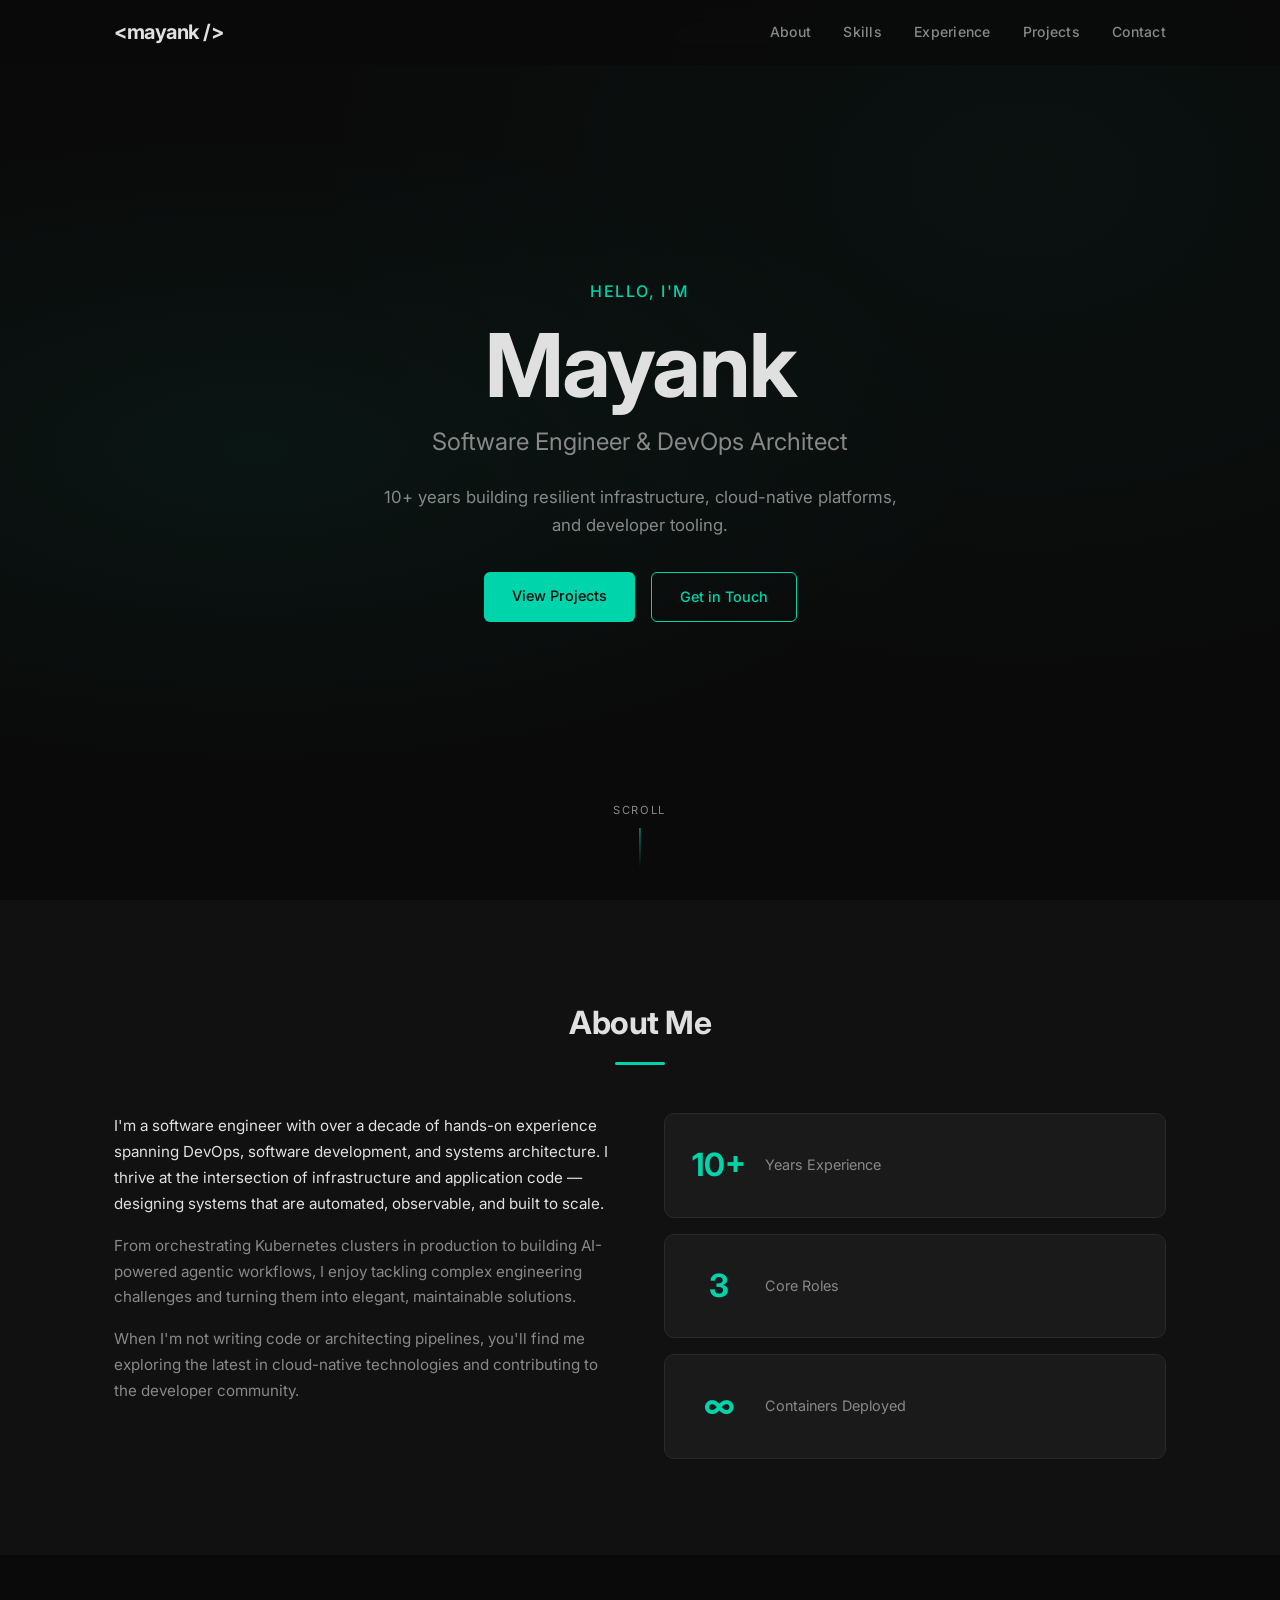
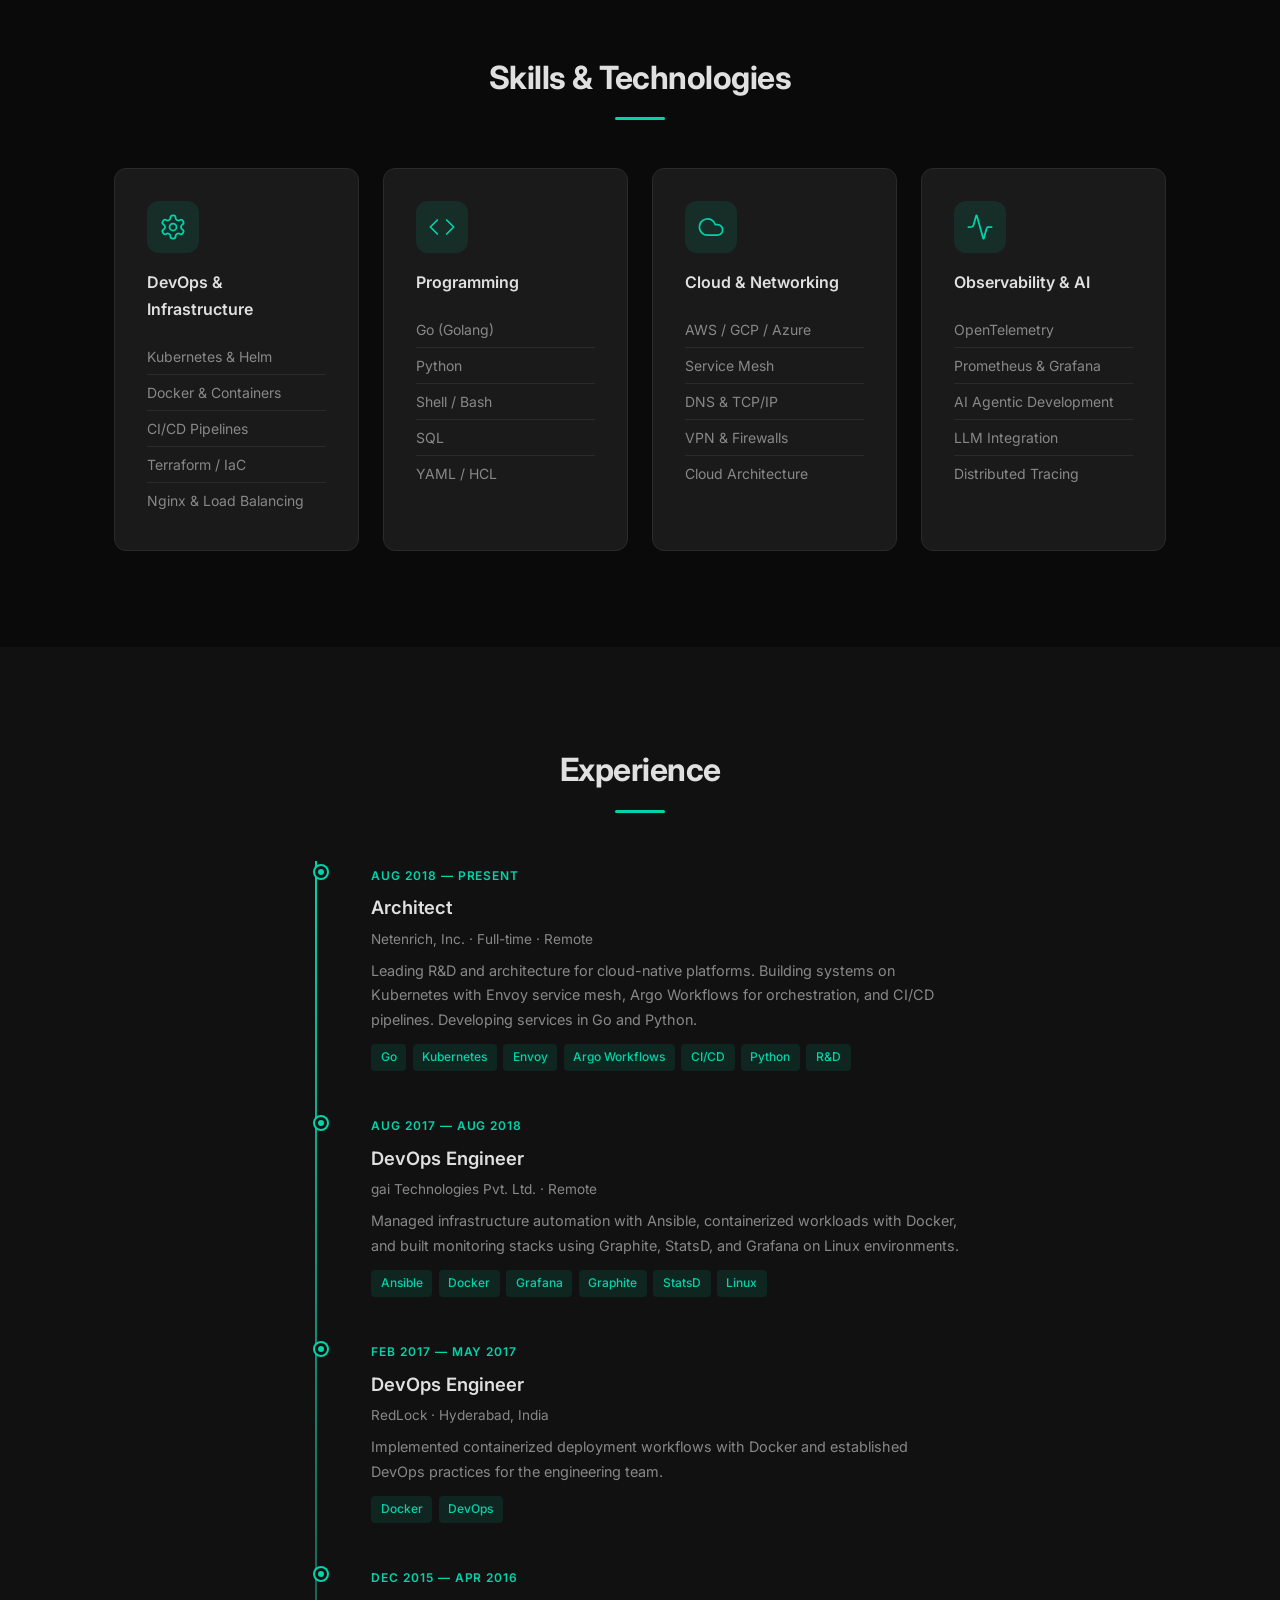
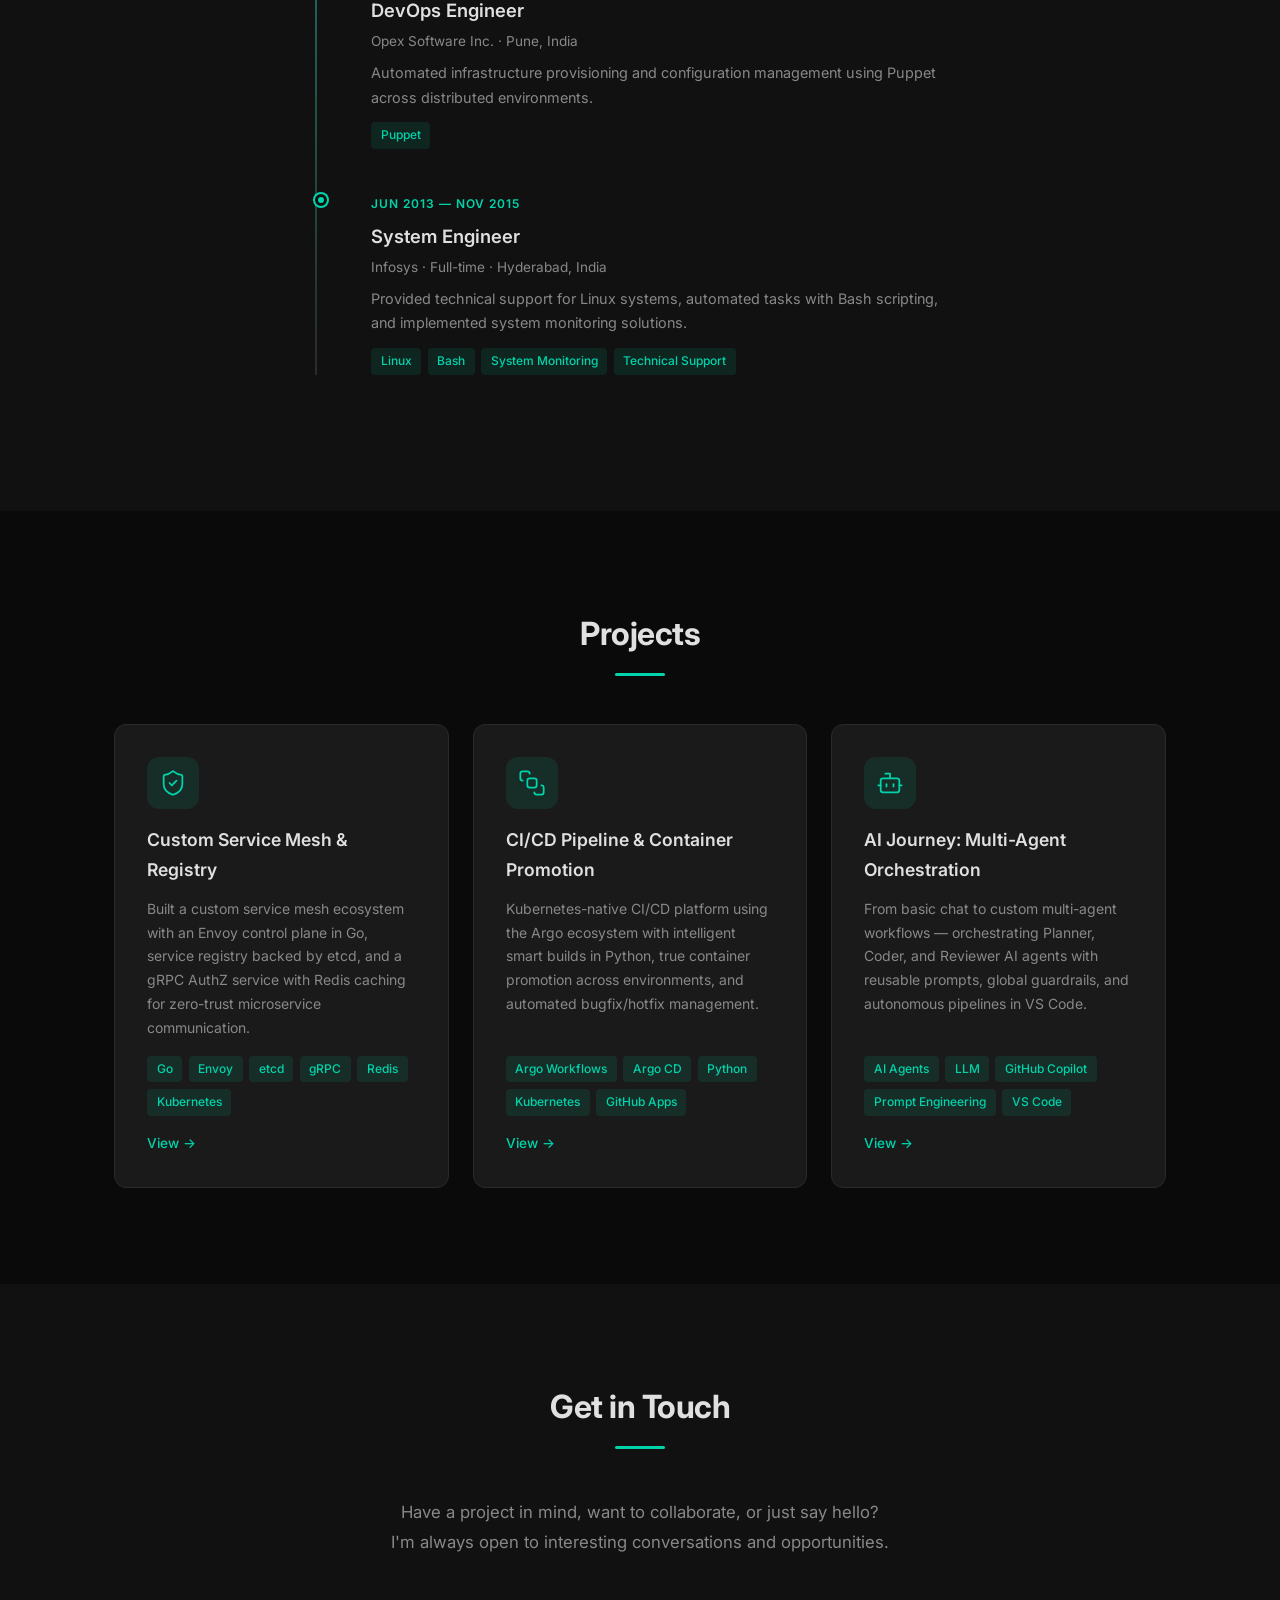
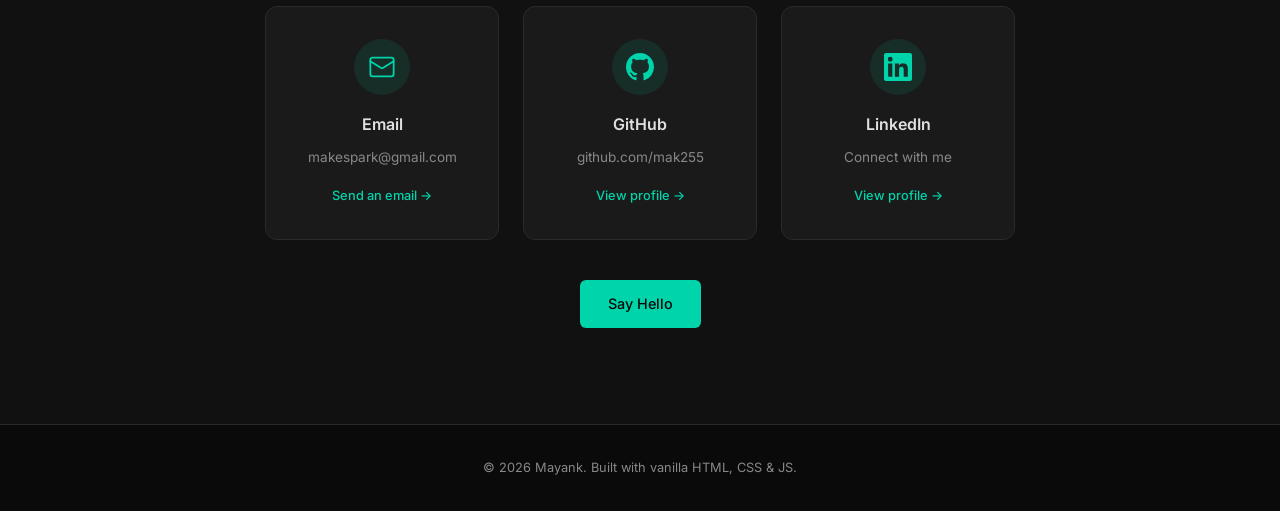
<file: index.html>
<!DOCTYPE html>
<html lang="en">
<head>
  <meta charset="UTF-8" />
  <meta name="viewport" content="width=device-width, initial-scale=1.0" />
  <title>Mayank — Software Engineer & DevOps Architect</title>
  <meta name="description" content="Portfolio of Mayank – a software engineer with 10+ years of experience in DevOps, cloud-native architecture, Go, Python, Kubernetes, and AI." />
  <link rel="stylesheet" href="style.css" />
  <!-- Preconnect for performance -->
  <link rel="preconnect" href="https://fonts.googleapis.com" />
  <link rel="preconnect" href="https://fonts.gstatic.com" crossorigin />
  <link href="https://fonts.googleapis.com/css2?family=Inter:wght@400;500;600;700&display=swap" rel="stylesheet" />
</head>
<body>
  <!-- ==================== NAVBAR ==================== -->
  <nav id="navbar" class="navbar">
    <div class="container nav-container">
      <a href="#hero" class="logo">&lt;mayank /&gt;</a>
      <button class="nav-toggle" aria-label="Toggle navigation" aria-expanded="false">
        <span class="hamburger"></span>
      </button>
      <ul class="nav-links">
        <li><a href="#about">About</a></li>
        <li><a href="#skills">Skills</a></li>
        <li><a href="#experience">Experience</a></li>
        <li><a href="#projects">Projects</a></li>
        <li><a href="#contact">Contact</a></li>
      </ul>
    </div>
  </nav>

  <!-- ==================== HERO ==================== -->
  <header id="hero" class="hero">
    <div class="container hero-content">
      <p class="hero-greeting">Hello, I'm</p>
      <h1 class="hero-name">Mayank</h1>
      <h2 class="hero-title">Software Engineer &amp; DevOps Architect</h2>
      <p class="hero-subtitle">
        10+ years building resilient infrastructure, cloud-native platforms, and developer tooling.
      </p>
      <div class="hero-cta">
        <a href="#projects" class="btn btn-primary">View Projects</a>
        <a href="#contact" class="btn btn-outline">Get in Touch</a>
      </div>
    </div>
    <div class="hero-scroll-indicator">
      <span>Scroll</span>
      <div class="scroll-line"></div>
    </div>
  </header>

  <!-- ==================== ABOUT ==================== -->
  <section id="about" class="section about">
    <div class="container">
      <h2 class="section-heading">About Me</h2>
      <div class="about-grid">
        <div class="about-text">
          <p>
            I'm a software engineer with over a decade of hands-on experience spanning DevOps, software development, and systems architecture. I thrive at the intersection of infrastructure and application code — designing systems that are automated, observable, and built to scale.
          </p>
          <p>
            From orchestrating Kubernetes clusters in production to building AI-powered agentic workflows, I enjoy tackling complex engineering challenges and turning them into elegant, maintainable solutions.
          </p>
          <p>
            When I'm not writing code or architecting pipelines, you'll find me exploring the latest in cloud-native technologies and contributing to the developer community.
          </p>
        </div>
        <div class="about-highlights">
          <div class="highlight-card">
            <span class="highlight-number">10+</span>
            <span class="highlight-label">Years Experience</span>
          </div>
          <div class="highlight-card">
            <span class="highlight-number">3</span>
            <span class="highlight-label">Core Roles</span>
          </div>
          <div class="highlight-card">
            <span class="highlight-number">∞</span>
            <span class="highlight-label">Containers Deployed</span>
          </div>
        </div>
      </div>
    </div>
  </section>

  <!-- ==================== SKILLS ==================== -->
  <section id="skills" class="section skills">
    <div class="container">
      <h2 class="section-heading">Skills &amp; Technologies</h2>
      <div class="skills-grid">

        <div class="skill-category">
          <div class="skill-icon"><svg xmlns="http://www.w3.org/2000/svg" width="28" height="28" viewBox="0 0 24 24" fill="none" stroke="currentColor" stroke-width="1.5" stroke-linecap="round" stroke-linejoin="round"><path d="M12.22 2h-.44a2 2 0 0 0-2 2v.18a2 2 0 0 1-1 1.73l-.43.25a2 2 0 0 1-2 0l-.15-.08a2 2 0 0 0-2.73.73l-.22.38a2 2 0 0 0 .73 2.73l.15.1a2 2 0 0 1 1 1.72v.51a2 2 0 0 1-1 1.74l-.15.09a2 2 0 0 0-.73 2.73l.22.38a2 2 0 0 0 2.73.73l.15-.08a2 2 0 0 1 2 0l.43.25a2 2 0 0 1 1 1.73V20a2 2 0 0 0 2 2h.44a2 2 0 0 0 2-2v-.18a2 2 0 0 1 1-1.73l.43-.25a2 2 0 0 1 2 0l.15.08a2 2 0 0 0 2.73-.73l.22-.39a2 2 0 0 0-.73-2.73l-.15-.08a2 2 0 0 1-1-1.74v-.5a2 2 0 0 1 1-1.74l.15-.09a2 2 0 0 0 .73-2.73l-.22-.38a2 2 0 0 0-2.73-.73l-.15.08a2 2 0 0 1-2 0l-.43-.25a2 2 0 0 1-1-1.73V4a2 2 0 0 0-2-2z"/><circle cx="12" cy="12" r="3"/></svg></div>
          <h3>DevOps &amp; Infrastructure</h3>
          <ul>
            <li>Kubernetes &amp; Helm</li>
            <li>Docker &amp; Containers</li>
            <li>CI/CD Pipelines</li>
            <li>Terraform / IaC</li>
            <li>Nginx &amp; Load Balancing</li>
          </ul>
        </div>

        <div class="skill-category">
          <div class="skill-icon"><svg xmlns="http://www.w3.org/2000/svg" width="28" height="28" viewBox="0 0 24 24" fill="none" stroke="currentColor" stroke-width="1.5" stroke-linecap="round" stroke-linejoin="round"><polyline points="16 18 22 12 16 6"/><polyline points="8 6 2 12 8 18"/></svg></div>
          <h3>Programming</h3>
          <ul>
            <li>Go (Golang)</li>
            <li>Python</li>
            <li>Shell / Bash</li>
            <li>SQL</li>
            <li>YAML / HCL</li>
          </ul>
        </div>

        <div class="skill-category">
          <div class="skill-icon"><svg xmlns="http://www.w3.org/2000/svg" width="28" height="28" viewBox="0 0 24 24" fill="none" stroke="currentColor" stroke-width="1.5" stroke-linecap="round" stroke-linejoin="round"><path d="M17.5 19H9a7 7 0 1 1 6.71-9h1.79a4.5 4.5 0 1 1 0 9Z"/></svg></div>
          <h3>Cloud &amp; Networking</h3>
          <ul>
            <li>AWS / GCP / Azure</li>
            <li>Service Mesh</li>
            <li>DNS &amp; TCP/IP</li>
            <li>VPN &amp; Firewalls</li>
            <li>Cloud Architecture</li>
          </ul>
        </div>

        <div class="skill-category">
          <div class="skill-icon"><svg xmlns="http://www.w3.org/2000/svg" width="28" height="28" viewBox="0 0 24 24" fill="none" stroke="currentColor" stroke-width="1.5" stroke-linecap="round" stroke-linejoin="round"><path d="M22 12h-2.48a2 2 0 0 0-1.93 1.46l-2.35 8.36a.25.25 0 0 1-.48 0L9.24 2.18a.25.25 0 0 0-.48 0l-2.35 8.36A2 2 0 0 1 4.49 12H2"/></svg></div>
          <h3>Observability &amp; AI</h3>
          <ul>
            <li>OpenTelemetry</li>
            <li>Prometheus &amp; Grafana</li>
            <li>AI Agentic Development</li>
            <li>LLM Integration</li>
            <li>Distributed Tracing</li>
          </ul>
        </div>

      </div>
    </div>
  </section>

  <!-- ==================== EXPERIENCE ==================== -->
  <section id="experience" class="section experience">
    <div class="container">
      <h2 class="section-heading">Experience</h2>
      <div class="timeline">

        <div class="timeline-item">
          <div class="timeline-marker"></div>
          <div class="timeline-content">
            <span class="timeline-date">Aug 2018 — Present</span>
            <h3>Architect</h3>
            <h4 class="timeline-company">Netenrich, Inc. · Full-time · Remote</h4>
            <p>
              Leading R&amp;D and architecture for cloud-native platforms. Building systems on Kubernetes with Envoy service mesh, Argo Workflows for orchestration, and CI/CD pipelines. Developing services in Go and Python.
            </p>
            <div class="project-tags" style="margin-top: 0.75rem;">
              <span>Go</span><span>Kubernetes</span><span>Envoy</span><span>Argo Workflows</span><span>CI/CD</span><span>Python</span><span>R&amp;D</span>
            </div>
          </div>
        </div>

        <div class="timeline-item">
          <div class="timeline-content">
            <span class="timeline-date">Aug 2017 — Aug 2018</span>
            <h3>DevOps Engineer</h3>
            <h4 class="timeline-company">gai Technologies Pvt. Ltd. · Remote</h4>
            <p>
              Managed infrastructure automation with Ansible, containerized workloads with Docker, and built monitoring stacks using Graphite, StatsD, and Grafana on Linux environments.
            </p>
            <div class="project-tags" style="margin-top: 0.75rem;">
              <span>Ansible</span><span>Docker</span><span>Grafana</span><span>Graphite</span><span>StatsD</span><span>Linux</span>
            </div>
          </div>
        </div>

        <div class="timeline-item">
          <div class="timeline-content">
            <span class="timeline-date">Feb 2017 — May 2017</span>
            <h3>DevOps Engineer</h3>
            <h4 class="timeline-company">RedLock · Hyderabad, India</h4>
            <p>
              Implemented containerized deployment workflows with Docker and established DevOps practices for the engineering team.
            </p>
            <div class="project-tags" style="margin-top: 0.75rem;">
              <span>Docker</span><span>DevOps</span>
            </div>
          </div>
        </div>

        <div class="timeline-item">
          <div class="timeline-content">
            <span class="timeline-date">Dec 2015 — Apr 2016</span>
            <h3>DevOps Engineer</h3>
            <h4 class="timeline-company">Opex Software Inc. · Pune, India</h4>
            <p>
              Automated infrastructure provisioning and configuration management using Puppet across distributed environments.
            </p>
            <div class="project-tags" style="margin-top: 0.75rem;">
              <span>Puppet</span>
            </div>
          </div>
        </div>

        <div class="timeline-item">
          <div class="timeline-content">
            <span class="timeline-date">Jun 2013 — Nov 2015</span>
            <h3>System Engineer</h3>
            <h4 class="timeline-company">Infosys · Full-time · Hyderabad, India</h4>
            <p>
              Provided technical support for Linux systems, automated tasks with Bash scripting, and implemented system monitoring solutions.
            </p>
            <div class="project-tags" style="margin-top: 0.75rem;">
              <span>Linux</span><span>Bash</span><span>System Monitoring</span><span>Technical Support</span>
            </div>
          </div>
        </div>

      </div>
    </div>
  </section>

  <!-- ==================== PROJECTS ==================== -->
  <section id="projects" class="section projects">
    <div class="container">
      <h2 class="section-heading">Projects</h2>
      <div class="projects-grid">

        <article class="project-card">
          <div class="project-icon"><svg xmlns="http://www.w3.org/2000/svg" width="28" height="28" viewBox="0 0 24 24" fill="none" stroke="currentColor" stroke-width="1.5" stroke-linecap="round" stroke-linejoin="round"><path d="M20 13c0 5-3.5 7.5-7.66 8.95a1 1 0 0 1-.67-.01C7.5 20.5 4 18 4 13V6a1 1 0 0 1 1-1c2 0 4.5-1.2 6.24-2.72a1.17 1.17 0 0 1 1.52 0C14.51 3.81 17 5 19 5a1 1 0 0 1 1 1z"/><path d="m9 12 2 2 4-4"/></svg></div>
          <h3>Custom Service Mesh &amp; Registry</h3>
          <p>Built a custom service mesh ecosystem with an Envoy control plane in Go, service registry backed by etcd, and a gRPC AuthZ service with Redis caching for zero-trust microservice communication.</p>
          <div class="project-tags">
            <span>Go</span><span>Envoy</span><span>etcd</span><span>gRPC</span><span>Redis</span><span>Kubernetes</span>
          </div>
          <a href="blogs/service-mesh.html" class="project-link" aria-label="View Custom Service Mesh project">View →</a>
        </article>

        <article class="project-card">
          <div class="project-icon"><svg xmlns="http://www.w3.org/2000/svg" width="28" height="28" viewBox="0 0 24 24" fill="none" stroke="currentColor" stroke-width="1.5" stroke-linecap="round" stroke-linejoin="round"><rect width="8" height="8" x="8" y="8" rx="2"/><path d="M4 10a2 2 0 0 1-2-2V4a2 2 0 0 1 2-2h4a2 2 0 0 1 2 2"/><path d="M14 20a2 2 0 0 0 2 2h4a2 2 0 0 0 2-2v-4a2 2 0 0 0-2-2"/></svg></div>
          <h3>CI/CD Pipeline &amp; Container Promotion</h3>
          <p>Kubernetes-native CI/CD platform using the Argo ecosystem with intelligent smart builds in Python, true container promotion across environments, and automated bugfix/hotfix management.</p>
          <div class="project-tags">
            <span>Argo Workflows</span><span>Argo CD</span><span>Python</span><span>Kubernetes</span><span>GitHub Apps</span>
          </div>
          <a href="blogs/cicd.html" class="project-link" aria-label="View CI/CD Pipeline project">View →</a>
        </article>

        <article class="project-card">
          <div class="project-icon"><svg xmlns="http://www.w3.org/2000/svg" width="28" height="28" viewBox="0 0 24 24" fill="none" stroke="currentColor" stroke-width="1.5" stroke-linecap="round" stroke-linejoin="round"><path d="M12 8V4H8"/><rect width="16" height="12" x="4" y="8" rx="2"/><path d="M2 14h2"/><path d="M20 14h2"/><path d="M15 13v2"/><path d="M9 13v2"/></svg></div>
          <h3>AI Journey: Multi-Agent Orchestration</h3>
          <p>From basic chat to custom multi-agent workflows — orchestrating Planner, Coder, and Reviewer AI agents with reusable prompts, global guardrails, and autonomous pipelines in VS Code.</p>
          <div class="project-tags">
            <span>AI Agents</span><span>LLM</span><span>GitHub Copilot</span><span>Prompt Engineering</span><span>VS Code</span>
          </div>
          <a href="blogs/aistory.html" class="project-link" aria-label="View AI Journey project">View →</a>
        </article>

      </div>
    </div>
  </section>

  <!-- ==================== CONTACT ==================== -->
  <section id="contact" class="section contact">
    <div class="container">
      <h2 class="section-heading">Get in Touch</h2>
      <p class="contact-intro">
        Have a project in mind, want to collaborate, or just say hello?<br />
        I'm always open to interesting conversations and opportunities.
      </p>

      <div class="contact-cards">

        <a href="mailto:makespark@gmail.com" class="contact-card">
          <div class="contact-card-icon">
            <svg width="28" height="28" viewBox="0 0 24 24" fill="none" stroke="currentColor" stroke-width="1.5" stroke-linecap="round" stroke-linejoin="round"><rect x="2" y="4" width="20" height="16" rx="2"/><path d="m22 7-8.97 5.7a1.94 1.94 0 0 1-2.06 0L2 7"/></svg>
          </div>
          <h3>Email</h3>
          <p>makespark@gmail.com</p>
          <span class="contact-card-action">Send an email →</span>
        </a>

        <a href="https://github.com/mak255" target="_blank" rel="noopener noreferrer" class="contact-card">
          <div class="contact-card-icon">
            <svg width="28" height="28" viewBox="0 0 24 24" fill="currentColor"><path d="M12 0C5.37 0 0 5.37 0 12c0 5.31 3.435 9.795 8.205 11.385.6.105.825-.255.825-.57 0-.285-.015-1.23-.015-2.235-3.015.555-3.795-.735-4.035-1.41-.135-.345-.72-1.41-1.23-1.695-.42-.225-1.02-.78-.015-.795.945-.015 1.62.87 1.845 1.23 1.08 1.815 2.805 1.305 3.495.99.105-.78.42-1.305.765-1.605-2.67-.3-5.46-1.335-5.46-5.925 0-1.305.465-2.385 1.23-3.225-.12-.3-.54-1.53.12-3.18 0 0 1.005-.315 3.3 1.23.96-.27 1.98-.405 3-.405s2.04.135 3 .405c2.295-1.56 3.3-1.23 3.3-1.23.66 1.65.24 2.88.12 3.18.765.84 1.23 1.905 1.23 3.225 0 4.605-2.805 5.625-5.475 5.925.435.375.81 1.095.81 2.22 0 1.605-.015 2.895-.015 3.3 0 .315.225.69.825.57A12.02 12.02 0 0024 12c0-6.63-5.37-12-12-12z"/></svg>
          </div>
          <h3>GitHub</h3>
          <p>github.com/mak255</p>
          <span class="contact-card-action">View profile →</span>
        </a>

        <a href="https://www.linkedin.com/in/mayanktiwari2/" target="_blank" rel="noopener noreferrer" class="contact-card">
          <div class="contact-card-icon">
            <svg width="28" height="28" viewBox="0 0 24 24" fill="currentColor"><path d="M20.447 20.452h-3.554v-5.569c0-1.328-.027-3.037-1.852-3.037-1.853 0-2.136 1.445-2.136 2.939v5.667H9.351V9h3.414v1.561h.046c.477-.9 1.637-1.85 3.37-1.85 3.601 0 4.267 2.37 4.267 5.455v6.286zM5.337 7.433a2.062 2.062 0 01-2.063-2.065 2.064 2.064 0 112.063 2.065zm1.782 13.019H3.555V9h3.564v11.452zM22.225 0H1.771C.792 0 0 .774 0 1.729v20.542C0 23.227.792 24 1.771 24h20.451C23.2 24 24 23.227 24 22.271V1.729C24 .774 23.2 0 22.222 0h.003z"/></svg>
          </div>
          <h3>LinkedIn</h3>
          <p>Connect with me</p>
          <span class="contact-card-action">View profile →</span>
        </a>

      </div>

      <div class="contact-cta">
        <a href="mailto:makespark@gmail.com" class="btn btn-primary">Say Hello</a>
      </div>
    </div>
  </section>

  <!-- ==================== FOOTER ==================== -->
  <footer class="footer">
    <div class="container">
      <p>&copy; 2026 Mayank. Built with vanilla HTML, CSS &amp; JS.</p>
    </div>
  </footer>

  <script src="script.js"></script>
</body>
</html>
</file>
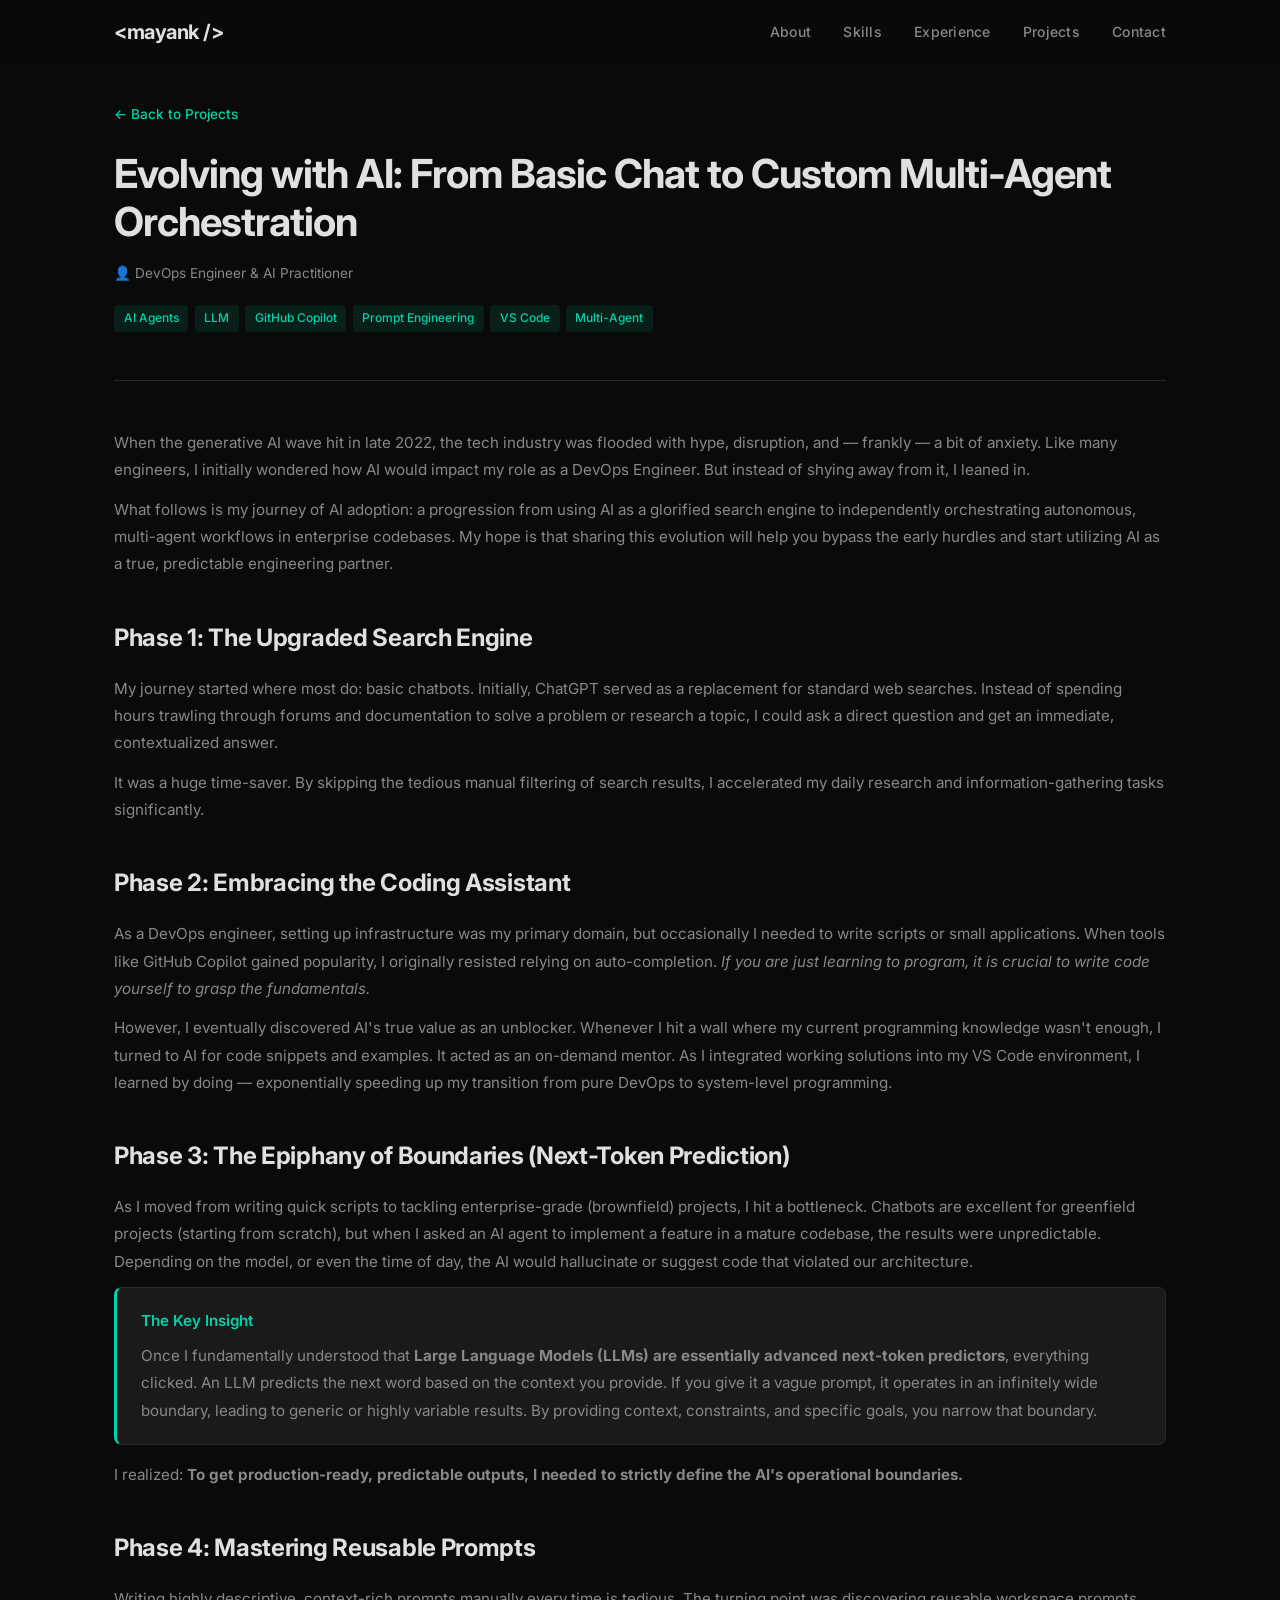
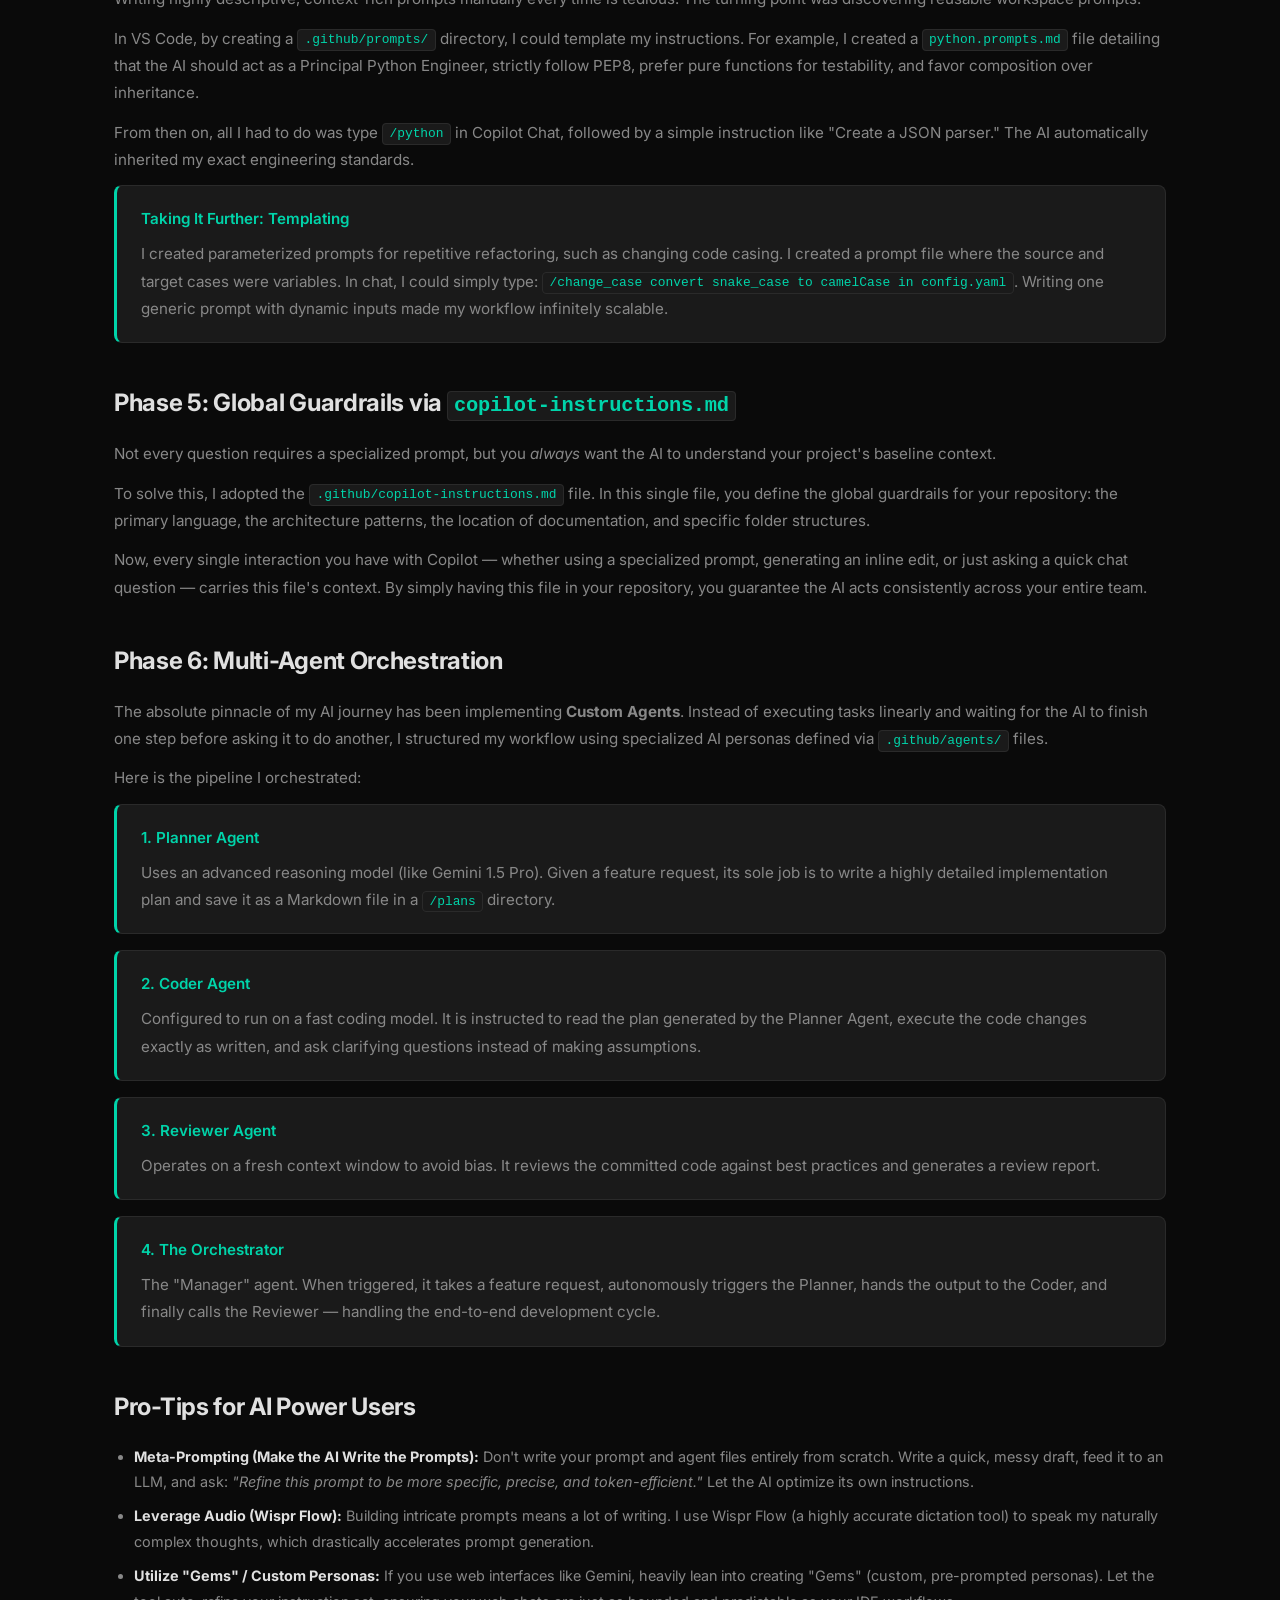
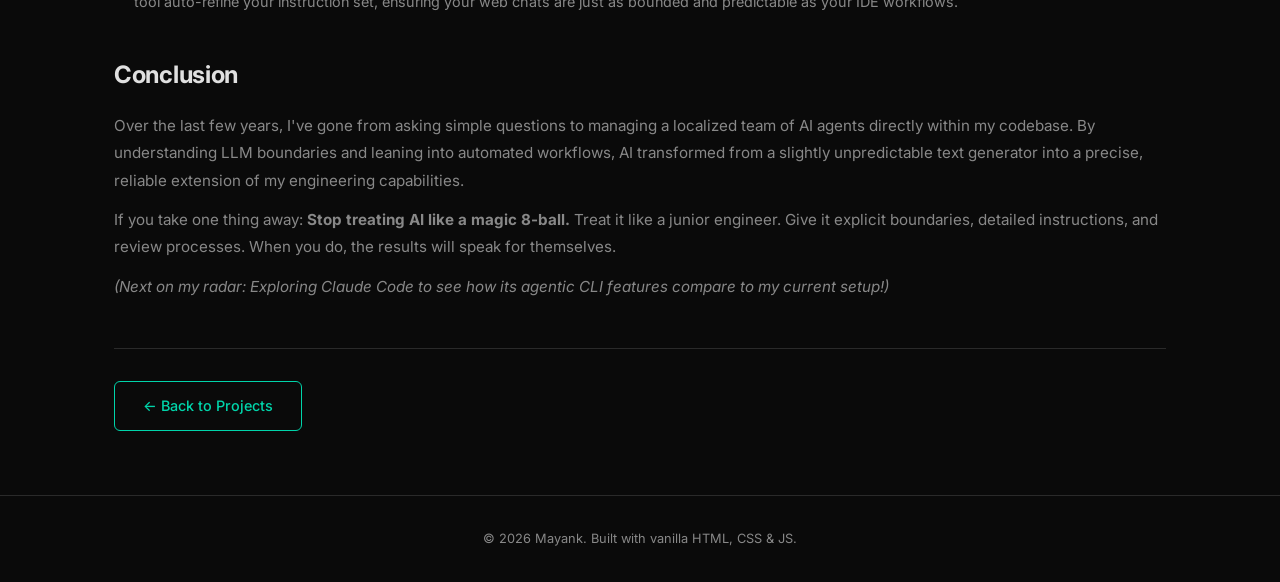
<file: blogs/aistory.html>
<!DOCTYPE html>
<html lang="en">
<head>
  <meta charset="UTF-8" />
  <meta name="viewport" content="width=device-width, initial-scale=1.0" />
  <title>Evolving with AI: From Basic Chat to Multi-Agent Orchestration — Mayank</title>
  <meta name="description" content="A DevOps engineer's journey from using AI as a search engine to orchestrating autonomous multi-agent workflows in enterprise codebases." />
  <link rel="stylesheet" href="../style.css" />
  <link rel="preconnect" href="https://fonts.googleapis.com" />
  <link rel="preconnect" href="https://fonts.gstatic.com" crossorigin />
  <link href="https://fonts.googleapis.com/css2?family=Inter:wght@400;500;600;700&display=swap" rel="stylesheet" />
</head>
<body>
  <!-- ==================== NAVBAR ==================== -->
  <nav id="navbar" class="navbar scrolled">
    <div class="container nav-container">
      <a href="../index.html" class="logo">&lt;mayank /&gt;</a>
      <button class="nav-toggle" aria-label="Toggle navigation" aria-expanded="false">
        <span class="hamburger"></span>
      </button>
      <ul class="nav-links">
        <li><a href="../index.html#about">About</a></li>
        <li><a href="../index.html#skills">Skills</a></li>
        <li><a href="../index.html#experience">Experience</a></li>
        <li><a href="../index.html#projects">Projects</a></li>
        <li><a href="../index.html#contact">Contact</a></li>
      </ul>
    </div>
  </nav>

  <!-- ==================== ARTICLE ==================== -->
  <article class="blog-article">
    <div class="container">

      <header class="blog-header">
        <a href="../index.html#projects" class="blog-back">← Back to Projects</a>
        <h1>Evolving with AI: From Basic Chat to Custom Multi-Agent Orchestration</h1>
        <div class="blog-meta">
          <span class="blog-meta-item">👤 DevOps Engineer &amp; AI Practitioner</span>
        </div>
        <div class="project-tags">
          <span>AI Agents</span><span>LLM</span><span>GitHub Copilot</span><span>Prompt Engineering</span><span>VS Code</span><span>Multi-Agent</span>
        </div>
      </header>

      <!-- Intro -->
      <section class="blog-section">
        <p>
          When the generative AI wave hit in late 2022, the tech industry was flooded with hype, disruption, and — frankly — a bit of anxiety. Like many engineers, I initially wondered how AI would impact my role as a DevOps Engineer. But instead of shying away from it, I leaned in.
        </p>
        <p>
          What follows is my journey of AI adoption: a progression from using AI as a glorified search engine to independently orchestrating autonomous, multi-agent workflows in enterprise codebases. My hope is that sharing this evolution will help you bypass the early hurdles and start utilizing AI as a true, predictable engineering partner.
        </p>
      </section>

      <!-- Phase 1 -->
      <section class="blog-section">
        <h2>Phase 1: The Upgraded Search Engine</h2>
        <p>
          My journey started where most do: basic chatbots. Initially, ChatGPT served as a replacement for standard web searches. Instead of spending hours trawling through forums and documentation to solve a problem or research a topic, I could ask a direct question and get an immediate, contextualized answer.
        </p>
        <p>
          It was a huge time-saver. By skipping the tedious manual filtering of search results, I accelerated my daily research and information-gathering tasks significantly.
        </p>
      </section>

      <!-- Phase 2 -->
      <section class="blog-section">
        <h2>Phase 2: Embracing the Coding Assistant</h2>
        <p>
          As a DevOps engineer, setting up infrastructure was my primary domain, but occasionally I needed to write scripts or small applications. When tools like GitHub Copilot gained popularity, I originally resisted relying on auto-completion. <em>If you are just learning to program, it is crucial to write code yourself to grasp the fundamentals.</em>
        </p>
        <p>
          However, I eventually discovered AI's true value as an unblocker. Whenever I hit a wall where my current programming knowledge wasn't enough, I turned to AI for code snippets and examples. It acted as an on-demand mentor. As I integrated working solutions into my VS Code environment, I learned by doing — exponentially speeding up my transition from pure DevOps to system-level programming.
        </p>
      </section>

      <!-- Phase 3 -->
      <section class="blog-section">
        <h2>Phase 3: The Epiphany of Boundaries (Next-Token Prediction)</h2>
        <p>
          As I moved from writing quick scripts to tackling enterprise-grade (brownfield) projects, I hit a bottleneck. Chatbots are excellent for greenfield projects (starting from scratch), but when I asked an AI agent to implement a feature in a mature codebase, the results were unpredictable. Depending on the model, or even the time of day, the AI would hallucinate or suggest code that violated our architecture.
        </p>

        <div class="blog-callout">
          <h4>The Key Insight</h4>
          <p>
            Once I fundamentally understood that <strong>Large Language Models (LLMs) are essentially advanced next-token predictors</strong>, everything clicked. An LLM predicts the next word based on the context you provide. If you give it a vague prompt, it operates in an infinitely wide boundary, leading to generic or highly variable results. By providing context, constraints, and specific goals, you narrow that boundary.
          </p>
        </div>

        <p>
          I realized: <strong>To get production-ready, predictable outputs, I needed to strictly define the AI's operational boundaries.</strong>
        </p>
      </section>

      <!-- Phase 4 -->
      <section class="blog-section">
        <h2>Phase 4: Mastering Reusable Prompts</h2>
        <p>
          Writing highly descriptive, context-rich prompts manually every time is tedious. The turning point was discovering reusable workspace prompts.
        </p>
        <p>
          In VS Code, by creating a <code>.github/prompts/</code> directory, I could template my instructions. For example, I created a <code>python.prompts.md</code> file detailing that the AI should act as a Principal Python Engineer, strictly follow PEP8, prefer pure functions for testability, and favor composition over inheritance.
        </p>
        <p>
          From then on, all I had to do was type <code>/python</code> in Copilot Chat, followed by a simple instruction like "Create a JSON parser." The AI automatically inherited my exact engineering standards.
        </p>

        <div class="blog-callout">
          <h4>Taking It Further: Templating</h4>
          <p>
            I created parameterized prompts for repetitive refactoring, such as changing code casing. I created a prompt file where the source and target cases were variables. In chat, I could simply type: <code>/change_case convert snake_case to camelCase in config.yaml</code>. Writing one generic prompt with dynamic inputs made my workflow infinitely scalable.
          </p>
        </div>
      </section>

      <!-- Phase 5 -->
      <section class="blog-section">
        <h2>Phase 5: Global Guardrails via <code>copilot-instructions.md</code></h2>
        <p>
          Not every question requires a specialized prompt, but you <em>always</em> want the AI to understand your project's baseline context.
        </p>
        <p>
          To solve this, I adopted the <code>.github/copilot-instructions.md</code> file. In this single file, you define the global guardrails for your repository: the primary language, the architecture patterns, the location of documentation, and specific folder structures.
        </p>
        <p>
          Now, every single interaction you have with Copilot — whether using a specialized prompt, generating an inline edit, or just asking a quick chat question — carries this file's context. By simply having this file in your repository, you guarantee the AI acts consistently across your entire team.
        </p>
      </section>

      <!-- Phase 6 -->
      <section class="blog-section">
        <h2>Phase 6: Multi-Agent Orchestration</h2>
        <p>
          The absolute pinnacle of my AI journey has been implementing <strong>Custom Agents</strong>. Instead of executing tasks linearly and waiting for the AI to finish one step before asking it to do another, I structured my workflow using specialized AI personas defined via <code>.github/agents/</code> files.
        </p>
        <p>Here is the pipeline I orchestrated:</p>

        <div class="blog-callout">
          <h4>1. Planner Agent</h4>
          <p>Uses an advanced reasoning model (like Gemini 1.5 Pro). Given a feature request, its sole job is to write a highly detailed implementation plan and save it as a Markdown file in a <code>/plans</code> directory.</p>
        </div>

        <div class="blog-callout">
          <h4>2. Coder Agent</h4>
          <p>Configured to run on a fast coding model. It is instructed to read the plan generated by the Planner Agent, execute the code changes exactly as written, and ask clarifying questions instead of making assumptions.</p>
        </div>

        <div class="blog-callout">
          <h4>3. Reviewer Agent</h4>
          <p>Operates on a fresh context window to avoid bias. It reviews the committed code against best practices and generates a review report.</p>
        </div>

        <div class="blog-callout">
          <h4>4. The Orchestrator</h4>
          <p>The "Manager" agent. When triggered, it takes a feature request, autonomously triggers the Planner, hands the output to the Coder, and finally calls the Reviewer — handling the end-to-end development cycle.</p>
        </div>
      </section>

      <!-- Pro Tips -->
      <section class="blog-section">
        <h2>Pro-Tips for AI Power Users</h2>
        <ul>
          <li><strong>Meta-Prompting (Make the AI Write the Prompts):</strong> Don't write your prompt and agent files entirely from scratch. Write a quick, messy draft, feed it to an LLM, and ask: <em>"Refine this prompt to be more specific, precise, and token-efficient."</em> Let the AI optimize its own instructions.</li>
          <li><strong>Leverage Audio (Wispr Flow):</strong> Building intricate prompts means a lot of writing. I use Wispr Flow (a highly accurate dictation tool) to speak my naturally complex thoughts, which drastically accelerates prompt generation.</li>
          <li><strong>Utilize "Gems" / Custom Personas:</strong> If you use web interfaces like Gemini, heavily lean into creating "Gems" (custom, pre-prompted personas). Let the tool auto-refine your instruction set, ensuring your web chats are just as bounded and predictable as your IDE workflows.</li>
        </ul>
      </section>

      <!-- Conclusion -->
      <section class="blog-section">
        <h2>Conclusion</h2>
        <p>
          Over the last few years, I've gone from asking simple questions to managing a localized team of AI agents directly within my codebase. By understanding LLM boundaries and leaning into automated workflows, AI transformed from a slightly unpredictable text generator into a precise, reliable extension of my engineering capabilities.
        </p>
        <p>
          If you take one thing away: <strong>Stop treating AI like a magic 8-ball.</strong> Treat it like a junior engineer. Give it explicit boundaries, detailed instructions, and review processes. When you do, the results will speak for themselves.
        </p>
        <p><em>(Next on my radar: Exploring Claude Code to see how its agentic CLI features compare to my current setup!)</em></p>
      </section>

      <footer class="blog-footer">
        <a href="../index.html#projects" class="btn btn-outline">← Back to Projects</a>
      </footer>

    </div>
  </article>

  <!-- ==================== FOOTER ==================== -->
  <footer class="footer">
    <div class="container">
      <p>&copy; 2026 Mayank. Built with vanilla HTML, CSS &amp; JS.</p>
    </div>
  </footer>

  <script src="../script.js"></script>
</body>
</html>
</file>
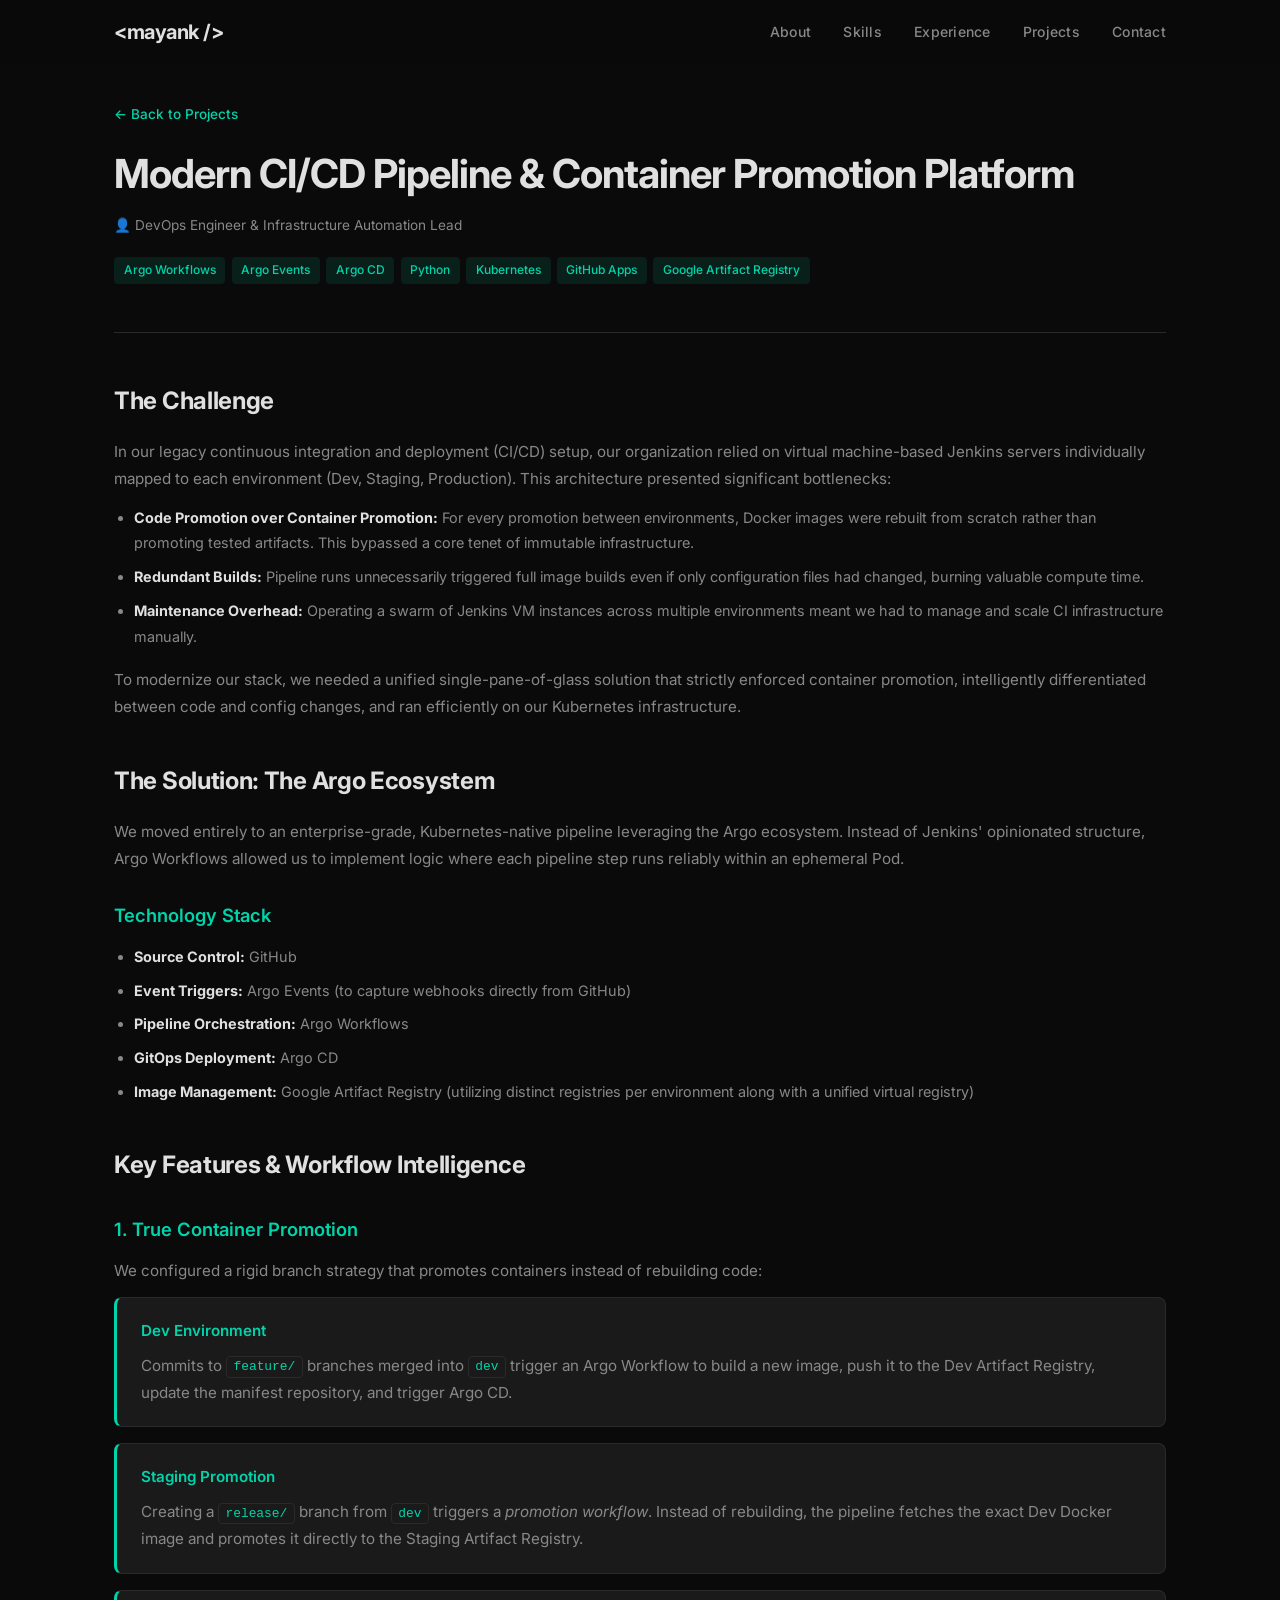
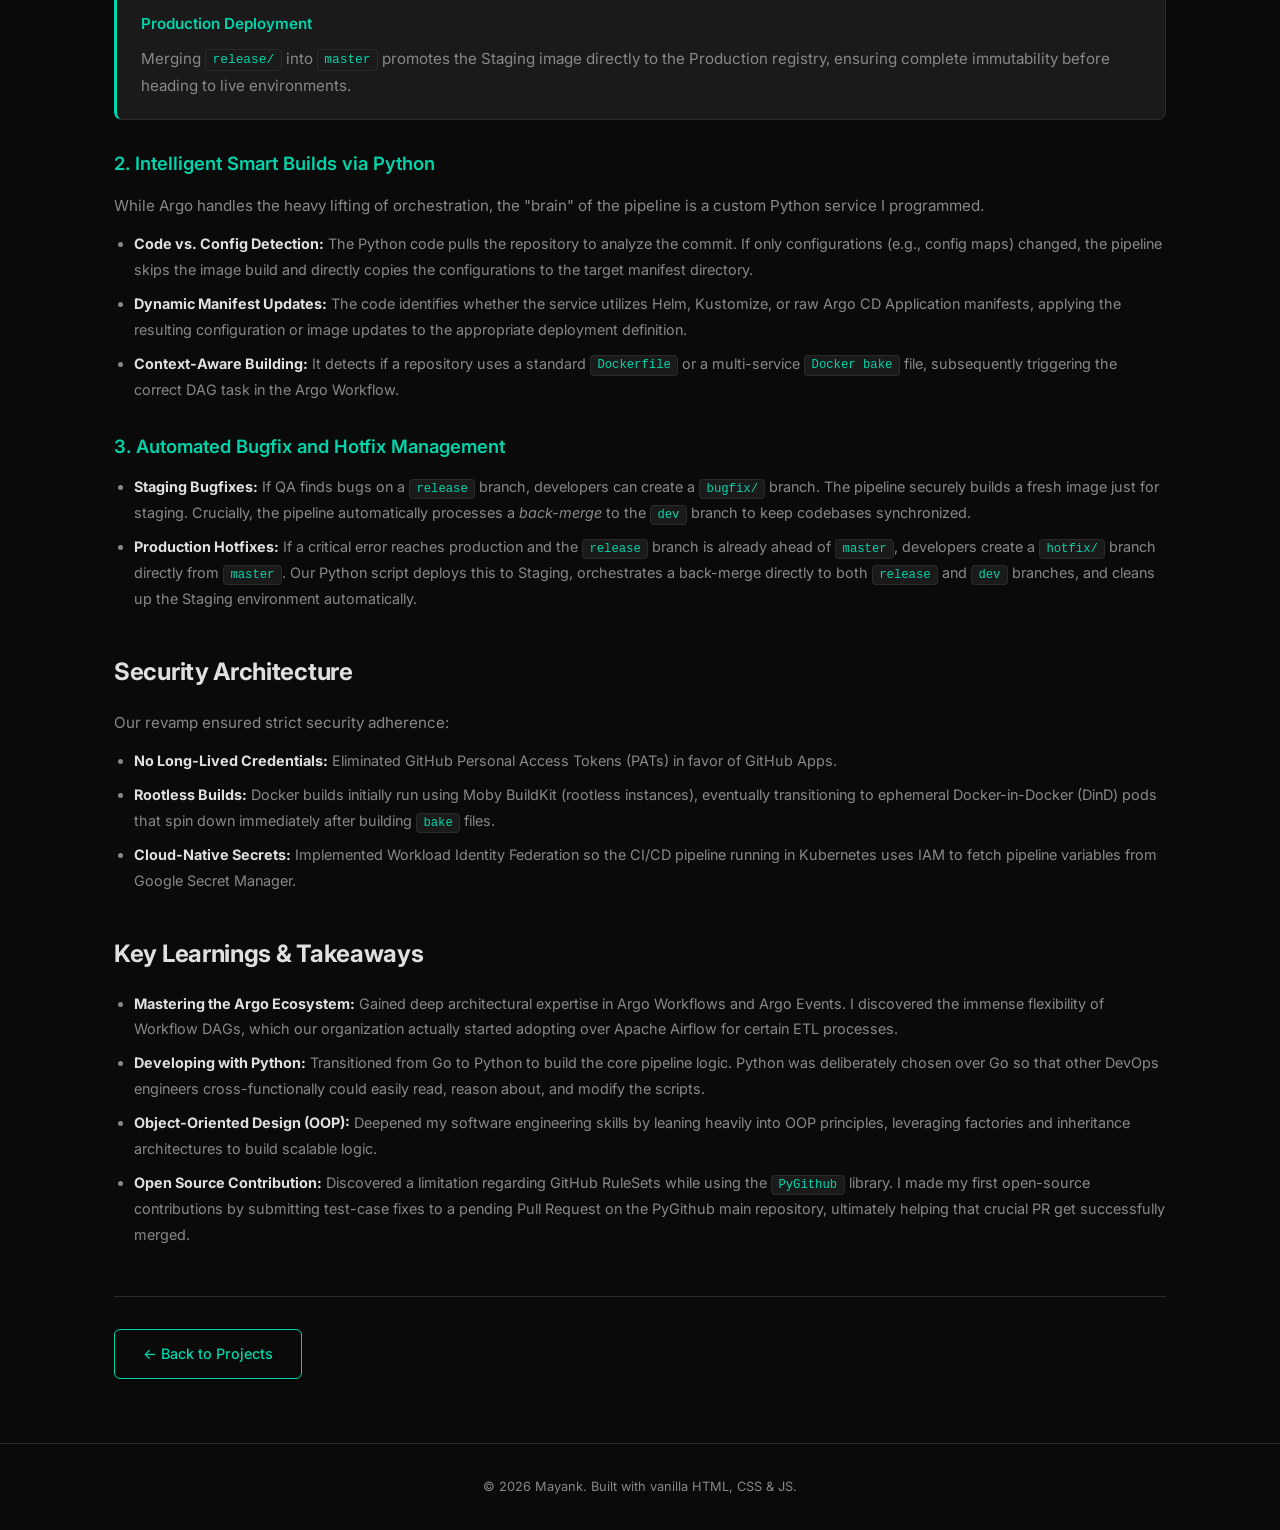
<file: blogs/cicd.html>
<!DOCTYPE html>
<html lang="en">
<head>
  <meta charset="UTF-8" />
  <meta name="viewport" content="width=device-width, initial-scale=1.0" />
  <title>Modern CI/CD Pipeline & Container Promotion Platform — Mayank</title>
  <meta name="description" content="Deep dive into building a Kubernetes-native CI/CD platform with Argo Workflows, container promotion, and intelligent smart builds." />
  <link rel="stylesheet" href="../style.css" />
  <link rel="preconnect" href="https://fonts.googleapis.com" />
  <link rel="preconnect" href="https://fonts.gstatic.com" crossorigin />
  <link href="https://fonts.googleapis.com/css2?family=Inter:wght@400;500;600;700&display=swap" rel="stylesheet" />
</head>
<body>
  <!-- ==================== NAVBAR ==================== -->
  <nav id="navbar" class="navbar scrolled">
    <div class="container nav-container">
      <a href="../index.html" class="logo">&lt;mayank /&gt;</a>
      <button class="nav-toggle" aria-label="Toggle navigation" aria-expanded="false">
        <span class="hamburger"></span>
      </button>
      <ul class="nav-links">
        <li><a href="../index.html#about">About</a></li>
        <li><a href="../index.html#skills">Skills</a></li>
        <li><a href="../index.html#experience">Experience</a></li>
        <li><a href="../index.html#projects">Projects</a></li>
        <li><a href="../index.html#contact">Contact</a></li>
      </ul>
    </div>
  </nav>

  <!-- ==================== ARTICLE ==================== -->
  <article class="blog-article">
    <div class="container">

      <header class="blog-header">
        <a href="../index.html#projects" class="blog-back">← Back to Projects</a>
        <h1>Modern CI/CD Pipeline &amp; Container Promotion Platform</h1>
        <div class="blog-meta">
          <span class="blog-meta-item">👤 DevOps Engineer &amp; Infrastructure Automation Lead</span>
        </div>
        <div class="project-tags">
          <span>Argo Workflows</span><span>Argo Events</span><span>Argo CD</span><span>Python</span><span>Kubernetes</span><span>GitHub Apps</span><span>Google Artifact Registry</span>
        </div>
      </header>

      <!-- The Challenge -->
      <section class="blog-section">
        <h2>The Challenge</h2>
        <p>
          In our legacy continuous integration and deployment (CI/CD) setup, our organization relied on virtual machine-based Jenkins servers individually mapped to each environment (Dev, Staging, Production). This architecture presented significant bottlenecks:
        </p>
        <ul>
          <li><strong>Code Promotion over Container Promotion:</strong> For every promotion between environments, Docker images were rebuilt from scratch rather than promoting tested artifacts. This bypassed a core tenet of immutable infrastructure.</li>
          <li><strong>Redundant Builds:</strong> Pipeline runs unnecessarily triggered full image builds even if only configuration files had changed, burning valuable compute time.</li>
          <li><strong>Maintenance Overhead:</strong> Operating a swarm of Jenkins VM instances across multiple environments meant we had to manage and scale CI infrastructure manually.</li>
        </ul>
        <p>
          To modernize our stack, we needed a unified single-pane-of-glass solution that strictly enforced container promotion, intelligently differentiated between code and config changes, and ran efficiently on our Kubernetes infrastructure.
        </p>
      </section>

      <!-- The Solution -->
      <section class="blog-section">
        <h2>The Solution: The Argo Ecosystem</h2>
        <p>
          We moved entirely to an enterprise-grade, Kubernetes-native pipeline leveraging the Argo ecosystem. Instead of Jenkins' opinionated structure, Argo Workflows allowed us to implement logic where each pipeline step runs reliably within an ephemeral Pod.
        </p>

        <h3>Technology Stack</h3>
        <ul>
          <li><strong>Source Control:</strong> GitHub</li>
          <li><strong>Event Triggers:</strong> Argo Events (to capture webhooks directly from GitHub)</li>
          <li><strong>Pipeline Orchestration:</strong> Argo Workflows</li>
          <li><strong>GitOps Deployment:</strong> Argo CD</li>
          <li><strong>Image Management:</strong> Google Artifact Registry (utilizing distinct registries per environment along with a unified virtual registry)</li>
        </ul>
      </section>

      <!-- Key Features -->
      <section class="blog-section">
        <h2>Key Features &amp; Workflow Intelligence</h2>

        <h3>1. True Container Promotion</h3>
        <p>We configured a rigid branch strategy that promotes containers instead of rebuilding code:</p>

        <div class="blog-callout">
          <h4>Dev Environment</h4>
          <p>Commits to <code>feature/</code> branches merged into <code>dev</code> trigger an Argo Workflow to build a new image, push it to the Dev Artifact Registry, update the manifest repository, and trigger Argo CD.</p>
        </div>

        <div class="blog-callout">
          <h4>Staging Promotion</h4>
          <p>Creating a <code>release/</code> branch from <code>dev</code> triggers a <em>promotion workflow</em>. Instead of rebuilding, the pipeline fetches the exact Dev Docker image and promotes it directly to the Staging Artifact Registry.</p>
        </div>

        <div class="blog-callout">
          <h4>Production Deployment</h4>
          <p>Merging <code>release/</code> into <code>master</code> promotes the Staging image directly to the Production registry, ensuring complete immutability before heading to live environments.</p>
        </div>

        <h3>2. Intelligent Smart Builds via Python</h3>
        <p>While Argo handles the heavy lifting of orchestration, the "brain" of the pipeline is a custom Python service I programmed.</p>
        <ul>
          <li><strong>Code vs. Config Detection:</strong> The Python code pulls the repository to analyze the commit. If only configurations (e.g., config maps) changed, the pipeline skips the image build and directly copies the configurations to the target manifest directory.</li>
          <li><strong>Dynamic Manifest Updates:</strong> The code identifies whether the service utilizes Helm, Kustomize, or raw Argo CD Application manifests, applying the resulting configuration or image updates to the appropriate deployment definition.</li>
          <li><strong>Context-Aware Building:</strong> It detects if a repository uses a standard <code>Dockerfile</code> or a multi-service <code>Docker bake</code> file, subsequently triggering the correct DAG task in the Argo Workflow.</li>
        </ul>

        <h3>3. Automated Bugfix and Hotfix Management</h3>
        <ul>
          <li><strong>Staging Bugfixes:</strong> If QA finds bugs on a <code>release</code> branch, developers can create a <code>bugfix/</code> branch. The pipeline securely builds a fresh image just for staging. Crucially, the pipeline automatically processes a <em>back-merge</em> to the <code>dev</code> branch to keep codebases synchronized.</li>
          <li><strong>Production Hotfixes:</strong> If a critical error reaches production and the <code>release</code> branch is already ahead of <code>master</code>, developers create a <code>hotfix/</code> branch directly from <code>master</code>. Our Python script deploys this to Staging, orchestrates a back-merge directly to both <code>release</code> and <code>dev</code> branches, and cleans up the Staging environment automatically.</li>
        </ul>
      </section>

      <!-- Security -->
      <section class="blog-section">
        <h2>Security Architecture</h2>
        <p>Our revamp ensured strict security adherence:</p>
        <ul>
          <li><strong>No Long-Lived Credentials:</strong> Eliminated GitHub Personal Access Tokens (PATs) in favor of GitHub Apps.</li>
          <li><strong>Rootless Builds:</strong> Docker builds initially run using Moby BuildKit (rootless instances), eventually transitioning to ephemeral Docker-in-Docker (DinD) pods that spin down immediately after building <code>bake</code> files.</li>
          <li><strong>Cloud-Native Secrets:</strong> Implemented Workload Identity Federation so the CI/CD pipeline running in Kubernetes uses IAM to fetch pipeline variables from Google Secret Manager.</li>
        </ul>
      </section>

      <!-- Key Learnings -->
      <section class="blog-section">
        <h2>Key Learnings &amp; Takeaways</h2>
        <ul>
          <li><strong>Mastering the Argo Ecosystem:</strong> Gained deep architectural expertise in Argo Workflows and Argo Events. I discovered the immense flexibility of Workflow DAGs, which our organization actually started adopting over Apache Airflow for certain ETL processes.</li>
          <li><strong>Developing with Python:</strong> Transitioned from Go to Python to build the core pipeline logic. Python was deliberately chosen over Go so that other DevOps engineers cross-functionally could easily read, reason about, and modify the scripts.</li>
          <li><strong>Object-Oriented Design (OOP):</strong> Deepened my software engineering skills by leaning heavily into OOP principles, leveraging factories and inheritance architectures to build scalable logic.</li>
          <li><strong>Open Source Contribution:</strong> Discovered a limitation regarding GitHub RuleSets while using the <code>PyGithub</code> library. I made my first open-source contributions by submitting test-case fixes to a pending Pull Request on the PyGithub main repository, ultimately helping that crucial PR get successfully merged.</li>
        </ul>
      </section>

      <footer class="blog-footer">
        <a href="../index.html#projects" class="btn btn-outline">← Back to Projects</a>
      </footer>

    </div>
  </article>

  <!-- ==================== FOOTER ==================== -->
  <footer class="footer">
    <div class="container">
      <p>&copy; 2026 Mayank. Built with vanilla HTML, CSS &amp; JS.</p>
    </div>
  </footer>

  <script src="../script.js"></script>
</body>
</html>
</file>
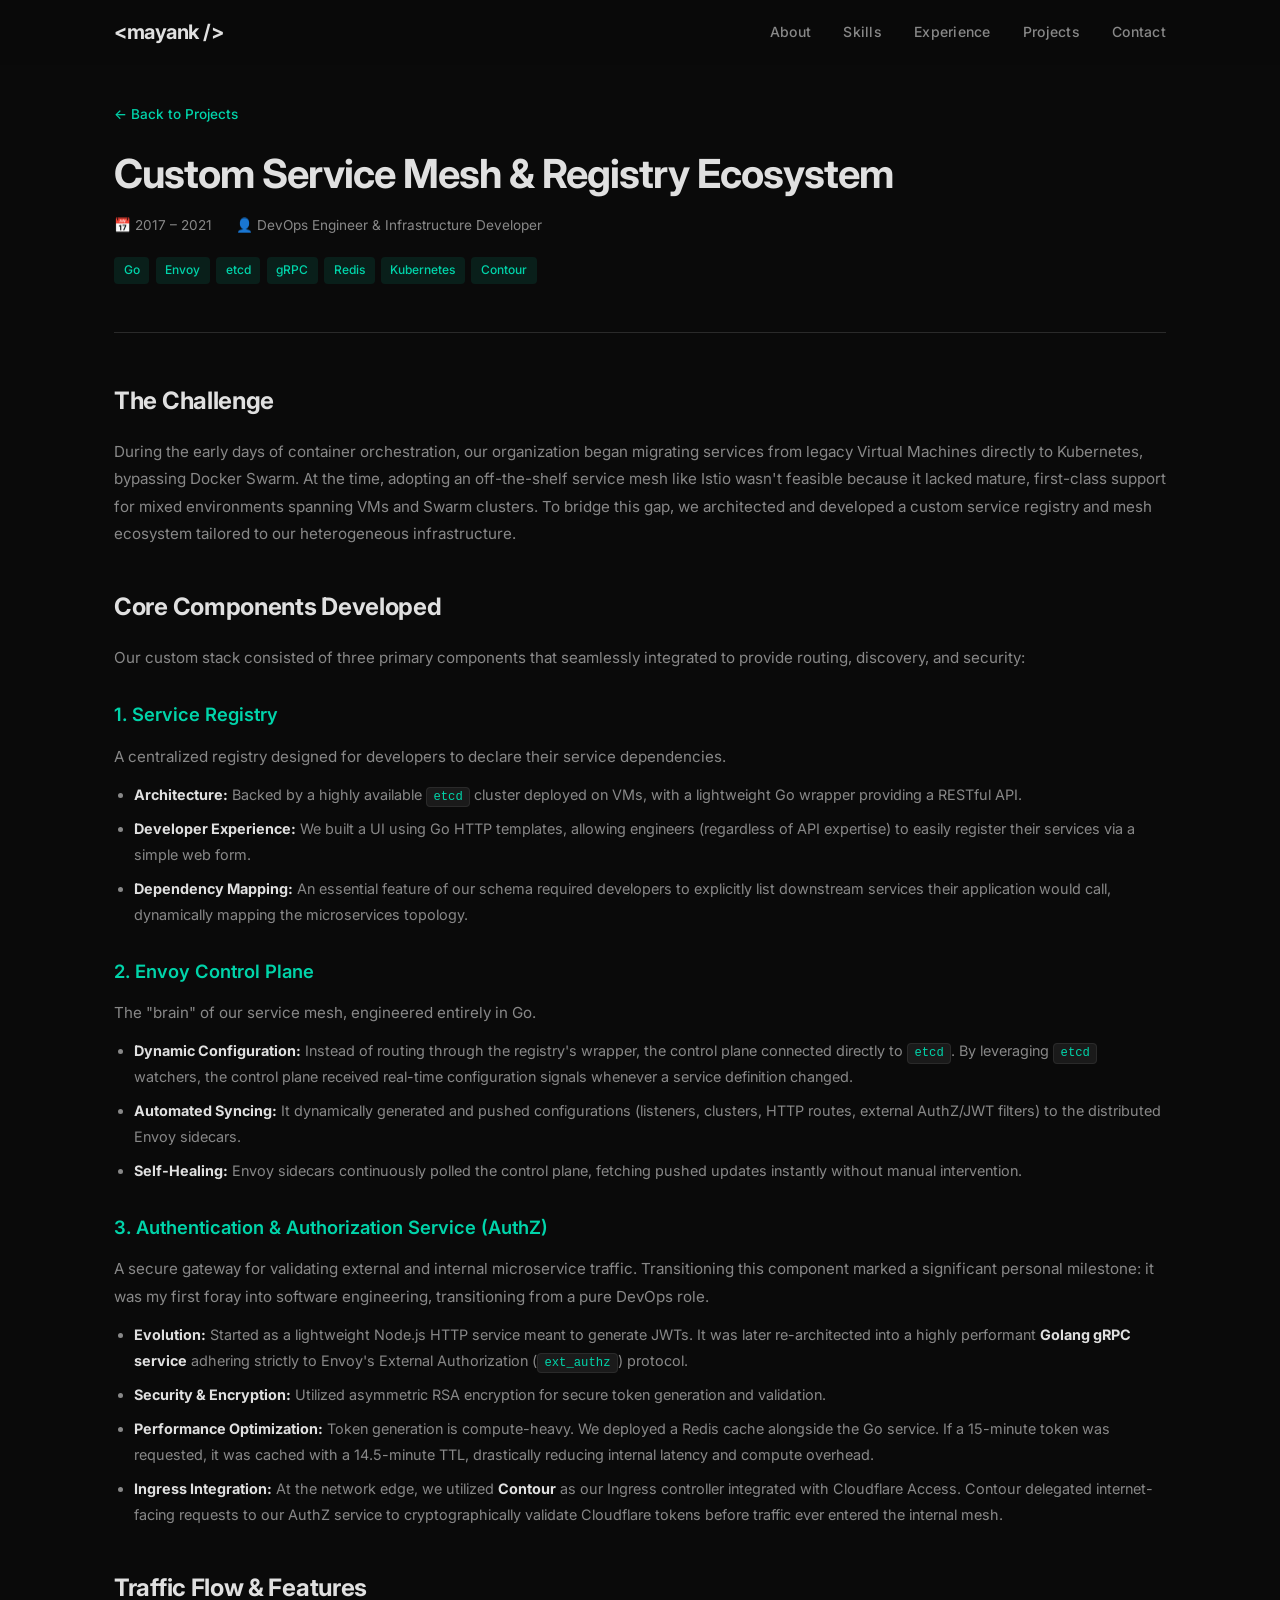
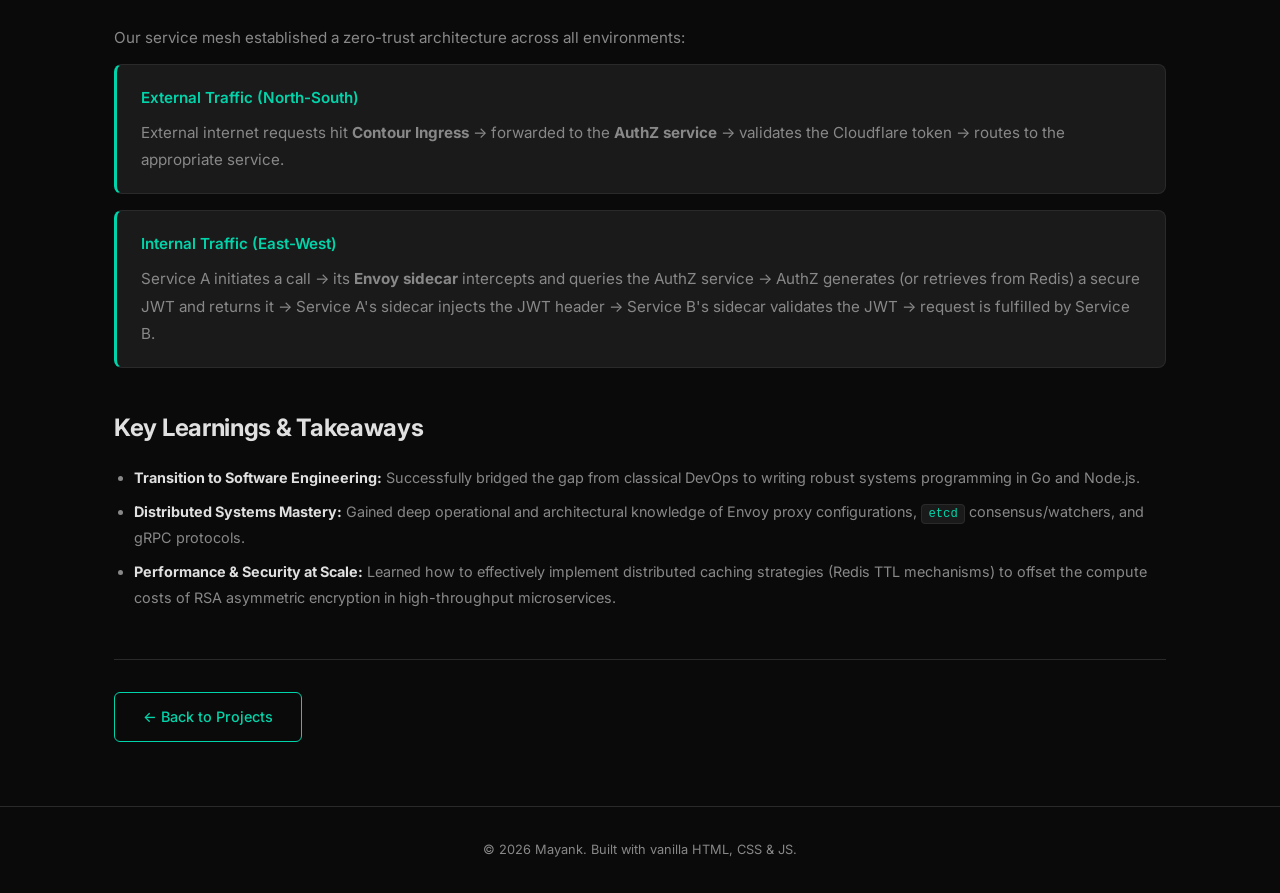
<file: blogs/service-mesh.html>
<!DOCTYPE html>
<html lang="en">
<head>
  <meta charset="UTF-8" />
  <meta name="viewport" content="width=device-width, initial-scale=1.0" />
  <title>Custom Service Mesh & Registry Ecosystem — Mayank</title>
  <meta name="description" content="Deep dive into building a custom service mesh, Envoy control plane, and AuthZ service from scratch for mixed VM and Kubernetes environments." />
  <link rel="stylesheet" href="../style.css" />
  <link rel="preconnect" href="https://fonts.googleapis.com" />
  <link rel="preconnect" href="https://fonts.gstatic.com" crossorigin />
  <link href="https://fonts.googleapis.com/css2?family=Inter:wght@400;500;600;700&display=swap" rel="stylesheet" />
</head>
<body>
  <!-- ==================== NAVBAR ==================== -->
  <nav id="navbar" class="navbar scrolled">
    <div class="container nav-container">
      <a href="../index.html" class="logo">&lt;mayank /&gt;</a>
      <button class="nav-toggle" aria-label="Toggle navigation" aria-expanded="false">
        <span class="hamburger"></span>
      </button>
      <ul class="nav-links">
        <li><a href="../index.html#about">About</a></li>
        <li><a href="../index.html#skills">Skills</a></li>
        <li><a href="../index.html#experience">Experience</a></li>
        <li><a href="../index.html#projects">Projects</a></li>
        <li><a href="../index.html#contact">Contact</a></li>
      </ul>
    </div>
  </nav>

  <!-- ==================== ARTICLE ==================== -->
  <article class="blog-article">
    <div class="container">

      <header class="blog-header">
        <a href="../index.html#projects" class="blog-back">← Back to Projects</a>
        <h1>Custom Service Mesh &amp; Registry Ecosystem</h1>
        <div class="blog-meta">
          <span class="blog-meta-item">📅 2017 – 2021</span>
          <span class="blog-meta-item">👤 DevOps Engineer &amp; Infrastructure Developer</span>
        </div>
        <div class="project-tags">
          <span>Go</span><span>Envoy</span><span>etcd</span><span>gRPC</span><span>Redis</span><span>Kubernetes</span><span>Contour</span>
        </div>
      </header>

      <!-- The Challenge -->
      <section class="blog-section">
        <h2>The Challenge</h2>
        <p>
          During the early days of container orchestration, our organization began migrating services from legacy Virtual Machines directly to Kubernetes, bypassing Docker Swarm. At the time, adopting an off-the-shelf service mesh like Istio wasn't feasible because it lacked mature, first-class support for mixed environments spanning VMs and Swarm clusters. To bridge this gap, we architected and developed a custom service registry and mesh ecosystem tailored to our heterogeneous infrastructure.
        </p>
      </section>

      <!-- Core Components -->
      <section class="blog-section">
        <h2>Core Components Developed</h2>
        <p>Our custom stack consisted of three primary components that seamlessly integrated to provide routing, discovery, and security:</p>

        <h3>1. Service Registry</h3>
        <p>A centralized registry designed for developers to declare their service dependencies.</p>
        <ul>
          <li><strong>Architecture:</strong> Backed by a highly available <code>etcd</code> cluster deployed on VMs, with a lightweight Go wrapper providing a RESTful API.</li>
          <li><strong>Developer Experience:</strong> We built a UI using Go HTTP templates, allowing engineers (regardless of API expertise) to easily register their services via a simple web form.</li>
          <li><strong>Dependency Mapping:</strong> An essential feature of our schema required developers to explicitly list downstream services their application would call, dynamically mapping the microservices topology.</li>
        </ul>

        <h3>2. Envoy Control Plane</h3>
        <p>The "brain" of our service mesh, engineered entirely in Go.</p>
        <ul>
          <li><strong>Dynamic Configuration:</strong> Instead of routing through the registry's wrapper, the control plane connected directly to <code>etcd</code>. By leveraging <code>etcd</code> watchers, the control plane received real-time configuration signals whenever a service definition changed.</li>
          <li><strong>Automated Syncing:</strong> It dynamically generated and pushed configurations (listeners, clusters, HTTP routes, external AuthZ/JWT filters) to the distributed Envoy sidecars.</li>
          <li><strong>Self-Healing:</strong> Envoy sidecars continuously polled the control plane, fetching pushed updates instantly without manual intervention.</li>
        </ul>

        <h3>3. Authentication &amp; Authorization Service (AuthZ)</h3>
        <p>A secure gateway for validating external and internal microservice traffic. Transitioning this component marked a significant personal milestone: it was my first foray into software engineering, transitioning from a pure DevOps role.</p>
        <ul>
          <li><strong>Evolution:</strong> Started as a lightweight Node.js HTTP service meant to generate JWTs. It was later re-architected into a highly performant <strong>Golang gRPC service</strong> adhering strictly to Envoy's External Authorization (<code>ext_authz</code>) protocol.</li>
          <li><strong>Security &amp; Encryption:</strong> Utilized asymmetric RSA encryption for secure token generation and validation.</li>
          <li><strong>Performance Optimization:</strong> Token generation is compute-heavy. We deployed a Redis cache alongside the Go service. If a 15-minute token was requested, it was cached with a 14.5-minute TTL, drastically reducing internal latency and compute overhead.</li>
          <li><strong>Ingress Integration:</strong> At the network edge, we utilized <strong>Contour</strong> as our Ingress controller integrated with Cloudflare Access. Contour delegated internet-facing requests to our AuthZ service to cryptographically validate Cloudflare tokens before traffic ever entered the internal mesh.</li>
        </ul>
      </section>

      <!-- Traffic Flow -->
      <section class="blog-section">
        <h2>Traffic Flow &amp; Features</h2>
        <p>Our service mesh established a zero-trust architecture across all environments:</p>

        <div class="blog-callout">
          <h4>External Traffic (North-South)</h4>
          <p>External internet requests hit <strong>Contour Ingress</strong> → forwarded to the <strong>AuthZ service</strong> → validates the Cloudflare token → routes to the appropriate service.</p>
        </div>

        <div class="blog-callout">
          <h4>Internal Traffic (East-West)</h4>
          <p>Service A initiates a call → its <strong>Envoy sidecar</strong> intercepts and queries the AuthZ service → AuthZ generates (or retrieves from Redis) a secure JWT and returns it → Service A's sidecar injects the JWT header → Service B's sidecar validates the JWT → request is fulfilled by Service B.</p>
        </div>
      </section>

      <!-- Key Learnings -->
      <section class="blog-section">
        <h2>Key Learnings &amp; Takeaways</h2>
        <ul>
          <li><strong>Transition to Software Engineering:</strong> Successfully bridged the gap from classical DevOps to writing robust systems programming in Go and Node.js.</li>
          <li><strong>Distributed Systems Mastery:</strong> Gained deep operational and architectural knowledge of Envoy proxy configurations, <code>etcd</code> consensus/watchers, and gRPC protocols.</li>
          <li><strong>Performance &amp; Security at Scale:</strong> Learned how to effectively implement distributed caching strategies (Redis TTL mechanisms) to offset the compute costs of RSA asymmetric encryption in high-throughput microservices.</li>
        </ul>
      </section>

      <footer class="blog-footer">
        <a href="../index.html#projects" class="btn btn-outline">← Back to Projects</a>
      </footer>

    </div>
  </article>

  <!-- ==================== FOOTER ==================== -->
  <footer class="footer">
    <div class="container">
      <p>&copy; 2026 Mayank. Built with vanilla HTML, CSS &amp; JS.</p>
    </div>
  </footer>

  <script src="../script.js"></script>
</body>
</html>
</file>
<file: style.css>
/* ===== RESET & BASE ===== */
*,
*::before,
*::after {
  margin: 0;
  padding: 0;
  box-sizing: border-box;
}

:root {
  --color-bg: #0a0a0a;
  --color-bg-alt: #111111;
  --color-surface: #1a1a1a;
  --color-border: #2a2a2a;
  --color-text: #e0e0e0;
  --color-text-muted: #888888;
  --color-accent: #00d4aa;
  --color-accent-hover: #00f0c0;
  --color-accent-dim: rgba(0, 212, 170, 0.1);
  --font-main: 'Inter', -apple-system, BlinkMacSystemFont, 'Segoe UI', sans-serif;
  --transition: 0.3s ease;
  --max-width: 1100px;
}

html {
  scroll-behavior: smooth;
  font-size: 16px;
}

body {
  font-family: var(--font-main);
  background-color: var(--color-bg);
  color: var(--color-text);
  line-height: 1.7;
  -webkit-font-smoothing: antialiased;
  overflow-x: hidden;
}

a {
  color: var(--color-accent);
  text-decoration: none;
  transition: color var(--transition);
}

a:hover {
  color: var(--color-accent-hover);
}

ul {
  list-style: none;
}

img {
  max-width: 100%;
  display: block;
}

.container {
  max-width: var(--max-width);
  margin: 0 auto;
  padding: 0 1.5rem;
}

/* ===== NAVBAR ===== */
.navbar {
  position: fixed;
  top: 0;
  left: 0;
  right: 0;
  z-index: 1000;
  background: rgba(10, 10, 10, 0.85);
  backdrop-filter: blur(12px);
  -webkit-backdrop-filter: blur(12px);
  border-bottom: 1px solid transparent;
  transition: border-color var(--transition), background var(--transition);
}

.navbar.scrolled {
  border-bottom-color: var(--color-border);
}

.nav-container {
  display: flex;
  align-items: center;
  justify-content: space-between;
  height: 64px;
}

.logo {
  font-size: 1.25rem;
  font-weight: 700;
  color: var(--color-text);
  letter-spacing: -0.5px;
}

.logo:hover {
  color: var(--color-accent);
}

.nav-links {
  display: flex;
  gap: 2rem;
}

.nav-links a {
  color: var(--color-text-muted);
  font-size: 0.875rem;
  font-weight: 500;
  letter-spacing: 0.02em;
  transition: color var(--transition);
  position: relative;
}

.nav-links a::after {
  content: '';
  position: absolute;
  bottom: -4px;
  left: 0;
  width: 0;
  height: 2px;
  background: var(--color-accent);
  transition: width var(--transition);
}

.nav-links a:hover,
.nav-links a.active {
  color: var(--color-text);
}

.nav-links a:hover::after,
.nav-links a.active::after {
  width: 100%;
}

/* Hamburger */
.nav-toggle {
  display: none;
  background: none;
  border: none;
  cursor: pointer;
  padding: 0.5rem;
}

.hamburger {
  display: block;
  width: 24px;
  height: 2px;
  background: var(--color-text);
  position: relative;
  transition: background var(--transition);
}

.hamburger::before,
.hamburger::after {
  content: '';
  position: absolute;
  left: 0;
  width: 24px;
  height: 2px;
  background: var(--color-text);
  transition: transform var(--transition);
}

.hamburger::before {
  top: -7px;
}

.hamburger::after {
  top: 7px;
}

.nav-toggle.active .hamburger {
  background: transparent;
}

.nav-toggle.active .hamburger::before {
  transform: translateY(7px) rotate(45deg);
}

.nav-toggle.active .hamburger::after {
  transform: translateY(-7px) rotate(-45deg);
}

/* ===== HERO ===== */
.hero {
  min-height: 100vh;
  display: flex;
  align-items: center;
  justify-content: center;
  position: relative;
  background:
    radial-gradient(ellipse at 20% 50%, rgba(0, 212, 170, 0.06) 0%, transparent 50%),
    radial-gradient(ellipse at 80% 20%, rgba(0, 212, 170, 0.04) 0%, transparent 50%),
    var(--color-bg);
}

.hero-content {
  text-align: center;
  padding: 2rem 0;
}

.hero-greeting {
  font-size: 1rem;
  color: var(--color-accent);
  font-weight: 500;
  letter-spacing: 0.1em;
  text-transform: uppercase;
  margin-bottom: 0.75rem;
  opacity: 0;
  animation: fadeInUp 0.6s ease forwards;
}

.hero-name {
  font-size: clamp(3rem, 8vw, 5.5rem);
  font-weight: 700;
  letter-spacing: -2px;
  line-height: 1.1;
  margin-bottom: 0.5rem;
  opacity: 0;
  animation: fadeInUp 0.6s ease 0.15s forwards;
}

.hero-title {
  font-size: clamp(1.1rem, 3vw, 1.5rem);
  font-weight: 400;
  color: var(--color-text-muted);
  margin-bottom: 1.25rem;
  opacity: 0;
  animation: fadeInUp 0.6s ease 0.3s forwards;
}

.hero-subtitle {
  font-size: 1.05rem;
  color: var(--color-text-muted);
  max-width: 520px;
  margin: 0 auto 2rem;
  opacity: 0;
  animation: fadeInUp 0.6s ease 0.45s forwards;
}

.hero-cta {
  display: flex;
  gap: 1rem;
  justify-content: center;
  flex-wrap: wrap;
  opacity: 0;
  animation: fadeInUp 0.6s ease 0.6s forwards;
}

.hero-scroll-indicator {
  position: absolute;
  bottom: 2rem;
  left: 50%;
  transform: translateX(-50%);
  display: flex;
  flex-direction: column;
  align-items: center;
  gap: 0.5rem;
  opacity: 0;
  animation: fadeIn 1s ease 1.2s forwards;
}

.hero-scroll-indicator span {
  font-size: 0.7rem;
  letter-spacing: 0.15em;
  text-transform: uppercase;
  color: var(--color-text-muted);
}

.scroll-line {
  width: 1px;
  height: 40px;
  background: linear-gradient(to bottom, var(--color-accent), transparent);
  animation: scrollPulse 2s ease infinite;
}

/* ===== BUTTONS ===== */
.btn {
  display: inline-block;
  padding: 0.75rem 1.75rem;
  border-radius: 6px;
  font-size: 0.9rem;
  font-weight: 500;
  cursor: pointer;
  transition: all var(--transition);
  border: none;
  font-family: var(--font-main);
}

.btn-primary {
  background: var(--color-accent);
  color: var(--color-bg);
}

.btn-primary:hover {
  background: var(--color-accent-hover);
  color: var(--color-bg);
  transform: translateY(-2px);
  box-shadow: 0 8px 25px rgba(0, 212, 170, 0.25);
}

.btn-outline {
  background: transparent;
  color: var(--color-accent);
  border: 1px solid var(--color-accent);
}

.btn-outline:hover {
  background: var(--color-accent-dim);
  color: var(--color-accent-hover);
  transform: translateY(-2px);
}

/* ===== SECTIONS ===== */
.section {
  padding: 6rem 0;
}

.section-heading {
  font-size: 2rem;
  font-weight: 700;
  margin-bottom: 3rem;
  text-align: center;
  position: relative;
  letter-spacing: -0.5px;
}

.section-heading::after {
  content: '';
  display: block;
  width: 50px;
  height: 3px;
  background: var(--color-accent);
  margin: 0.75rem auto 0;
  border-radius: 2px;
}

/* ===== ABOUT ===== */
.about {
  background: var(--color-bg-alt);
}

.about-grid {
  display: grid;
  grid-template-columns: 1fr 1fr;
  gap: 3rem;
  align-items: start;
}

.about-text p {
  margin-bottom: 1rem;
  color: var(--color-text-muted);
  font-size: 0.95rem;
}

.about-text p:first-child {
  color: var(--color-text);
}

.about-highlights {
  display: grid;
  gap: 1rem;
}

.highlight-card {
  background: var(--color-surface);
  border: 1px solid var(--color-border);
  border-radius: 10px;
  padding: 1.5rem;
  display: flex;
  align-items: center;
  gap: 1rem;
  transition: border-color var(--transition), transform var(--transition);
}

.highlight-card:hover {
  border-color: var(--color-accent);
  transform: translateX(4px);
}

.highlight-number {
  font-size: 2rem;
  font-weight: 700;
  color: var(--color-accent);
  min-width: 60px;
  text-align: center;
}

.highlight-label {
  font-size: 0.9rem;
  color: var(--color-text-muted);
}

/* ===== SKILLS ===== */
.skills-grid {
  display: grid;
  grid-template-columns: repeat(auto-fit, minmax(240px, 1fr));
  gap: 1.5rem;
}

.skill-category {
  background: var(--color-surface);
  border: 1px solid var(--color-border);
  border-radius: 12px;
  padding: 2rem;
  transition: border-color var(--transition), transform var(--transition);
}

.skill-category:hover {
  border-color: var(--color-accent);
  transform: translateY(-4px);
}

.skill-icon {
  width: 52px;
  height: 52px;
  border-radius: 12px;
  background: var(--color-accent-dim);
  display: flex;
  align-items: center;
  justify-content: center;
  color: var(--color-accent);
  margin-bottom: 1rem;
  transition: background var(--transition);
}

.skill-category:hover .skill-icon {
  background: rgba(0, 212, 170, 0.2);
}

.skill-category h3 {
  font-size: 1rem;
  font-weight: 600;
  margin-bottom: 1rem;
  color: var(--color-text);
}

.skill-category li {
  font-size: 0.875rem;
  color: var(--color-text-muted);
  padding: 0.35rem 0;
  border-bottom: 1px solid var(--color-border);
}

.skill-category li:last-child {
  border-bottom: none;
}

/* ===== EXPERIENCE (Timeline) ===== */
.experience {
  background: var(--color-bg-alt);
}

.timeline {
  max-width: 650px;
  margin: 0 auto;
  position: relative;
  padding-left: 2rem;
}

.timeline::before {
  content: '';
  position: absolute;
  left: 0;
  top: 0;
  bottom: 0;
  width: 2px;
  background: linear-gradient(to bottom, var(--color-accent), var(--color-border));
}

.timeline-item {
  position: relative;
  margin-bottom: 2.5rem;
  padding-left: 1.5rem;
}

.timeline-item::before {
  content: '';
  position: absolute;
  left: -2rem;
  top: 0.35rem;
  width: 12px;
  height: 12px;
  border-radius: 50%;
  background: var(--color-accent);
  border: 3px solid var(--color-bg-alt);
  box-shadow: 0 0 0 2px var(--color-accent);
}

.timeline-date {
  display: inline-block;
  font-size: 0.75rem;
  font-weight: 600;
  letter-spacing: 0.08em;
  text-transform: uppercase;
  color: var(--color-accent);
  margin-bottom: 0.4rem;
}

.timeline-content h3 {
  font-size: 1.15rem;
  font-weight: 600;
  margin-bottom: 0.25rem;
}

.timeline-company {
  font-size: 0.85rem;
  font-weight: 400;
  color: var(--color-text-muted);
  margin-bottom: 0.5rem;
}

.timeline-content p {
  font-size: 0.9rem;
  color: var(--color-text-muted);
}

/* ===== PROJECTS ===== */
.projects-grid {
  display: grid;
  grid-template-columns: repeat(auto-fit, minmax(260px, 1fr));
  gap: 1.5rem;
}

.project-card {
  background: var(--color-surface);
  border: 1px solid var(--color-border);
  border-radius: 12px;
  padding: 2rem;
  transition: border-color var(--transition), transform var(--transition);
  display: flex;
  flex-direction: column;
}

.project-card:hover {
  border-color: var(--color-accent);
  transform: translateY(-4px);
}

.project-icon {
  width: 52px;
  height: 52px;
  border-radius: 12px;
  background: var(--color-accent-dim);
  display: flex;
  align-items: center;
  justify-content: center;
  color: var(--color-accent);
  margin-bottom: 1rem;
  transition: background var(--transition);
}

.project-card:hover .project-icon {
  background: rgba(0, 212, 170, 0.2);
}

.project-card h3 {
  font-size: 1.1rem;
  font-weight: 600;
  margin-bottom: 0.75rem;
}

.project-card p {
  font-size: 0.875rem;
  color: var(--color-text-muted);
  flex: 1;
  margin-bottom: 1rem;
}

.project-tags {
  display: flex;
  flex-wrap: wrap;
  gap: 0.4rem;
  margin-bottom: 1rem;
}

.project-tags span {
  background: var(--color-accent-dim);
  color: var(--color-accent);
  font-size: 0.75rem;
  font-weight: 500;
  padding: 0.2rem 0.6rem;
  border-radius: 4px;
}

.project-link {
  font-size: 0.85rem;
  font-weight: 500;
  align-self: flex-start;
}

/* ===== CONTACT ===== */
.contact {
  background: var(--color-bg-alt);
}

.contact-intro {
  text-align: center;
  color: var(--color-text-muted);
  margin-bottom: 3rem;
  font-size: 1.05rem;
  line-height: 1.8;
}

.contact-cards {
  display: grid;
  grid-template-columns: repeat(auto-fit, minmax(220px, 1fr));
  gap: 1.5rem;
  max-width: 750px;
  margin: 0 auto 2.5rem;
}

.contact-card {
  background: var(--color-surface);
  border: 1px solid var(--color-border);
  border-radius: 12px;
  padding: 2rem 1.5rem;
  text-align: center;
  text-decoration: none;
  color: var(--color-text);
  transition: border-color var(--transition), transform var(--transition), box-shadow var(--transition);
  display: flex;
  flex-direction: column;
  align-items: center;
  gap: 0.5rem;
}

.contact-card:hover {
  border-color: var(--color-accent);
  transform: translateY(-6px);
  box-shadow: 0 12px 30px rgba(0, 212, 170, 0.08);
  color: var(--color-text);
}

.contact-card-icon {
  width: 56px;
  height: 56px;
  border-radius: 50%;
  background: var(--color-accent-dim);
  display: flex;
  align-items: center;
  justify-content: center;
  color: var(--color-accent);
  margin-bottom: 0.5rem;
  transition: background var(--transition);
}

.contact-card:hover .contact-card-icon {
  background: rgba(0, 212, 170, 0.2);
}

.contact-card h3 {
  font-size: 1rem;
  font-weight: 600;
}

.contact-card p {
  font-size: 0.85rem;
  color: var(--color-text-muted);
  word-break: break-all;
}

.contact-card-action {
  font-size: 0.8rem;
  font-weight: 500;
  color: var(--color-accent);
  margin-top: 0.5rem;
  transition: color var(--transition);
}

.contact-card:hover .contact-card-action {
  color: var(--color-accent-hover);
}

.contact-cta {
  text-align: center;
  margin-top: 1rem;
}

/* ===== FOOTER ===== */
.footer {
  padding: 2rem 0;
  text-align: center;
  font-size: 0.8rem;
  color: var(--color-text-muted);
  border-top: 1px solid var(--color-border);
}

/* ===== ANIMATIONS ===== */
@keyframes fadeInUp {
  from {
    opacity: 0;
    transform: translateY(20px);
  }
  to {
    opacity: 1;
    transform: translateY(0);
  }
}

@keyframes fadeIn {
  from { opacity: 0; }
  to { opacity: 1; }
}

@keyframes scrollPulse {
  0%, 100% { opacity: 0.4; }
  50% { opacity: 1; }
}

/* Scroll-reveal base class */
.reveal {
  opacity: 0;
  transform: translateY(30px);
  transition: opacity 0.6s ease, transform 0.6s ease;
}

.reveal.visible {
  opacity: 1;
  transform: translateY(0);
}

/* ===== MOBILE RESPONSIVE ===== */
@media (max-width: 768px) {
  .nav-toggle {
    display: block;
  }

  .nav-links {
    position: fixed;
    top: 64px;
    left: 0;
    right: 0;
    background: rgba(10, 10, 10, 0.98);
    backdrop-filter: blur(12px);
    flex-direction: column;
    align-items: center;
    gap: 0;
    padding: 1rem 0;
    transform: translateY(-100%);
    opacity: 0;
    pointer-events: none;
    transition: transform 0.35s ease, opacity 0.35s ease;
  }

  .nav-links.open {
    transform: translateY(0);
    opacity: 1;
    pointer-events: all;
  }

  .nav-links li {
    width: 100%;
    text-align: center;
  }

  .nav-links a {
    display: block;
    padding: 0.9rem 1.5rem;
    font-size: 1rem;
  }

  .nav-links a::after {
    display: none;
  }

  .about-grid {
    grid-template-columns: 1fr;
  }

  .about-highlights {
    grid-template-columns: repeat(3, 1fr);
  }

  .highlight-card {
    flex-direction: column;
    text-align: center;
    gap: 0.4rem;
    padding: 1rem;
  }

  .highlight-number {
    font-size: 1.5rem;
    min-width: unset;
  }

  .section {
    padding: 4rem 0;
  }

  .section-heading {
    font-size: 1.6rem;
    margin-bottom: 2rem;
  }

  .projects-grid {
    grid-template-columns: 1fr;
  }
}

@media (max-width: 480px) {
  .about-highlights {
    grid-template-columns: 1fr;
  }

  .hero-name {
    font-size: 2.75rem;
  }
}

/* ===== BLOG ARTICLE ===== */
.blog-article {
  padding-top: 100px;
  padding-bottom: 4rem;
  min-height: 100vh;
}

.blog-header {
  margin-bottom: 3rem;
  padding-bottom: 2rem;
  border-bottom: 1px solid var(--color-border);
}

.blog-back {
  display: inline-block;
  font-size: 0.85rem;
  font-weight: 500;
  color: var(--color-accent);
  margin-bottom: 1.5rem;
  transition: color var(--transition);
}

.blog-back:hover {
  color: var(--color-accent-hover);
}

.blog-header h1 {
  font-size: clamp(1.8rem, 4vw, 2.5rem);
  font-weight: 700;
  letter-spacing: -1px;
  line-height: 1.2;
  margin-bottom: 1rem;
}

.blog-meta {
  display: flex;
  flex-wrap: wrap;
  gap: 1.5rem;
  margin-bottom: 1.25rem;
}

.blog-meta-item {
  font-size: 0.85rem;
  color: var(--color-text-muted);
}

.blog-header .project-tags {
  margin-top: 0.5rem;
}

.blog-section {
  margin-bottom: 2.5rem;
}

.blog-section h2 {
  font-size: 1.5rem;
  font-weight: 700;
  margin-bottom: 1rem;
  color: var(--color-text);
  letter-spacing: -0.3px;
}

.blog-section h3 {
  font-size: 1.15rem;
  font-weight: 600;
  margin-top: 1.75rem;
  margin-bottom: 0.75rem;
  color: var(--color-accent);
}

.blog-section p {
  font-size: 0.95rem;
  color: var(--color-text-muted);
  margin-bottom: 0.75rem;
  line-height: 1.8;
}

.blog-section ul {
  padding-left: 1.25rem;
  margin-bottom: 1rem;
}

.blog-section li {
  font-size: 0.9rem;
  color: var(--color-text-muted);
  line-height: 1.8;
  margin-bottom: 0.5rem;
  list-style: disc;
}

.blog-section li strong {
  color: var(--color-text);
}

.blog-section code {
  background: var(--color-surface);
  border: 1px solid var(--color-border);
  padding: 0.15rem 0.4rem;
  border-radius: 4px;
  font-size: 0.85em;
  color: var(--color-accent);
}

.blog-callout {
  background: var(--color-surface);
  border: 1px solid var(--color-border);
  border-left: 3px solid var(--color-accent);
  border-radius: 8px;
  padding: 1.25rem 1.5rem;
  margin-bottom: 1rem;
}

.blog-callout h4 {
  font-size: 0.95rem;
  font-weight: 600;
  color: var(--color-accent);
  margin-bottom: 0.5rem;
}

.blog-callout p {
  margin-bottom: 0;
}

.blog-footer {
  margin-top: 3rem;
  padding-top: 2rem;
  border-top: 1px solid var(--color-border);
}
</file>
